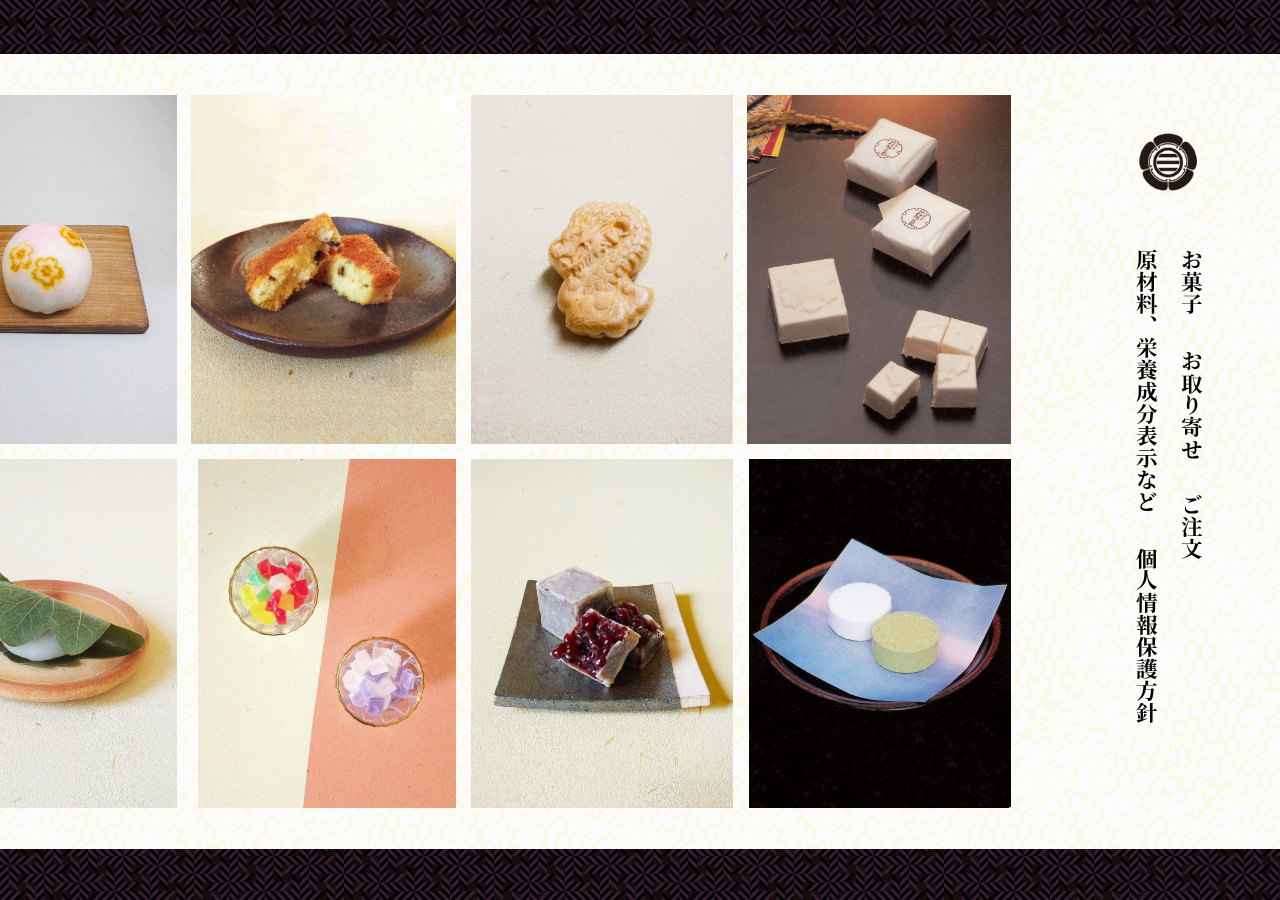
<file: index.html>
<!DOCTYPE html>
<html lang="ja">
<head>
  <!-- Global site tag (gtag.js) - Google Analytics -->
<script async src="https://www.googletagmanager.com/gtag/js?id=UA-184481457-2"></script>
<script>
  window.dataLayer = window.dataLayer || [];
  function gtag(){dataLayer.push(arguments);}
  gtag('js', new Date());

  gtag('config', 'UA-184481457-2');
</script>
  <meta charset="UTF-8">
  <meta name="description" content="新潟県長岡市の和菓子屋、山岡屋のホームぺージです。明治28年の開業以来の銘菓『むつの花』をはじめ、茶席菓子、日々の和菓子、お茶、瀬戸物まで扱わせていただいております。お近くにお越しの際は是非お立ち寄りください。">
  <meta http-equiv="X-UA-Compatible" content="IE=edge">
  <meta name=”thumbnail” content="https://nagaoka-yamaokaya.com/img/3300.jpg">
  <link rel="stylesheet" type="text/css" href="css/base.css">
  <link rel="stylesheet" type="text/css" href="css/top.css">
  <link href="favicon.ico" rel="shortcut icon">
  <link rel="apple-touch-icon" size="100×100" href="apple-touch-icon.png">
  <link rel="preconnect" href="https://fonts.gstatic.com">
  <link href="https://fonts.googleapis.com/css2?family=Noto+Serif+JP:wght@600&display=swap" rel="stylesheet">
  <title>越路むつの花　山岡屋</title>
  <head prefix="og: https://ogp.me/ns# fb: https://ogp.me/ns/fb# website: https://ogp.me/ns/website#">
   <meta property="og:type" content="website">
   <meta property="og:url" content="https://nagaoka-yamaokaya.com">
   <meta property="og:image" content="https://nagaoka-yamaokaya.com/img/3300.jpg">
   <meta property="og:image:width" content="600" /> 
   <meta property="og:image:height" content="600" />
   <meta property="og:title" content="越路むつの花　山岡屋">
   <meta property="og:description" content="新潟県長岡市の和菓子屋、山岡屋のホームぺージです。明治28年の開業以来の銘菓『むつの花』をはじめ、茶席菓子、日々の和菓子、お茶、瀬戸物まで扱わせていただいております。お近くにお越しの際は是非お立ち寄りください。">
   <meta property="og:locale" content="ja">
</head>
<body ontouchstart="">
    <header>
      <nav role="navigation">
      <div>
        <a href="index.html"><img src="img/emblem.png" alt="三引きの紋です。"></a>
      </div>
      <ul>
          <li><a href="htmls/product.html"><p>お菓子</p></a></li>
          <li><a href="https://yamaokaya.base.shop/"><p>お取り寄せ</p></a></li>
          <li><a href="htmls/order.html"><p>ご注文</p></a></li>
          <li><a href="htmls/nutrition.html"><p> 原材料、栄養成分表示など</p></a></li>
          <li><a href="htmls/agreement.html"><p>個人情報保護方針</p></a></li>
      </ul>
     </nav>
  </header>
    <main>
      <section class="gallery">
        <ul>        
          <li><a href="htmls/product.html#item0000"><img src="img/0000.jpg"></a></li>
          <li><a href="htmls/product.html#item1200"><img src="img/1201.jpg"></a></li>
          <li><a href="htmls/product.html#item0000"><img src="img/0900.jpg"></a></li> 
          <li><a href="htmls/product.html#item2500"><img src="img/2500.jpg"></a></li>
          <li><a href="htmls/product.html#item1300"><img src="img/1300.jpg"></a></li> 
          <li><a href="htmls/product.html#item2000"><img src="img/2000.jpg"></a></li>
          <li><a href="htmls/product.html#item0200"><img src="img/0204.jpg"></a></li>
          <li><a href="htmls/product.html#item3800"><img src="img/3800.jpg"></a></li>
          <li><img src="img/8030.jpg"></li>
          <li><img src="img/8033.jpg"></li>
          <li><img src="img/8036.jpg"></li>
          <li><img src="img/8038.jpg"></li>
          <li><img src="img/8040.jpg"></li>
          <li><img src="img/8043.jpg"></li>
          <li><img src="img/8044.jpg"></li>
          <li><img src="img/8048.jpg"></li>
          <li><img src="img/8042.jpg"></li>
          <li><a href="htmls/product.html#item0200"><img src="img/0206.jpg"></a></li>
          <li><img src="img/8153.jpg"></li>
          <li><img src="img/8053.jpg"></li>
          <li><img src="img/8054.jpg"></li>
          <li><img src="img/8055.jpg"></li>
          <li><img src="img/8056.jpg"></li>
          <li><a href="htmls/product.html#item0200"><img src="img/0207.jpg"></a></li>
          <li><img src="img/8060.jpg"></li>
          <li><img src="img/8064.jpg"></li>
          <li><img src="img/8157.jpg"></li>
          <li><a href="htmls/product.html#item0200"><img src="img/0208.jpg"></a></li>
          <li><img src="img/8073.jpg"></li>
          <li><img src="img/8083.jpg"></li>
          <li><a href="htmls/product.html#item0200"><img src="img/0210.jpg"></a></li>
          <li><img src="img/8093.jpg"></li>
          <li><img src="img/8094.jpg"></li>
          <li><img src="img/8106.jpg"></li>
          <li><img src="img/8100.jpg"></li>
          <li><img src="img/8000.jpg"></li>
          <li><img src="img/81b0.jpg"></li>
          <li><a href="htmls/product.html#item0200"><img src="img/0212.jpg"></a></li>
          <li><img src="img/81b6.jpg"></li>
          <li><img src="img/8117.jpg"></li>
          <li><img src="img/8113.jpg"></li>
          <li><a href="htmls/product.html#item0200"><img src="img/0213.jpg"></a></li>
          <li><img src="img/8010.jpg"></li>
          <li><img src="img/8013.jpg"></li>
          <li><img src="img/8024.jpg"></li>
          <li><img src="img/8020.jpg"></li>
          <li><img src="img/8014.jpg"></li>
          <li><img src="img/8023.jpg"></li>
          <li><img src="img/8123.jpg"></li>
          <li><img src="img/8021.jpg"></li>
          <li><img src="img/8025.jpg"></li>
          <li><img src="img/8028.jpg"></li>
          
<!--
むつの花　0000,0001,00pl
胡桃　01
薯蕷　02　01えくぼ02梅03早蕨04桜05蝶06藤07楓08鮎09蜻蛉10兎11織部12初雁13風花
薄種　03　春01夏02秋03冬04
花篝　04
栗饅頭　05
松の実　06
花いくさ　07
かすてら饅頭　08
龍最中　09
最中　10
ちょこっともなか 11
粉菓子 12
金倉山 13
練羊羹 14
干菓子 15
胡桃玉 16
栗玉 17
香龍 18
石の里 19
かほり 20
くず湯 21
蔵のかほり 22
松笠　23
焼栗　24
きんつば　25
くずきり　26
栗きんつば　27
しそ梅　28
青梅　29
花盗人　30
おぼろ　31
ほたる　32
うぐいす　33
桜もち　34
水羊羹冬　35
草団子　36
花見団子　37
柏餅　38
若鮎　39
フロランタン　40
ポルボロン　41
リーフパイ　42
エカイユ　43
アルレット　44
エンガディナー　45
レーズンサンド　46
ラムボール　47
クッキー　48
翁あめ　49
中華　50
どら焼き　51
かすてら　52
ブランデー棹　53
笹団子　60
水羊羹　61         
上生　80
       

-->
        </ul>
      </section>
        <!--<div class="closed">
         <a href="pdf/catalogue.pdf" target="_blank"><p>
          こちらは慶弔製品を含む詰め合わせの見本です。<br>クリックすると表示されます。
           </p></a>
        </div>-->
      <section class="location">
        <h1>所在地</h1>
        <div><b>本店</b><br>
          <p>
          郵便番号：940―1115<br>
          住所：新潟県長岡市村松町2095―2<br>
          アクセス：国道<span>17</span>号線を横枕交差点で折れて<br>
          　　　　　蓬平方面へ車で五分程度。<br>
          　　　　　紺色の看板が目印です。<br>
          電話：0258―22―1818<br>
          ファックス：0258―22―0300<br>
          営業時間：朝7時から夕方6時まで。<br>
          定休日：火曜日<br>
          </p>
          <img src="img/shop1.jpg" alt="山岡屋村松店の外観写真です。村松町公民館の川向の家屋の一階部分となります。" loading="lazy"> 
          <img src="img/map1.png" alt="山岡屋村松店の周辺の地図です。青いピンが店舗位置を指しています。" loading="lazy">
        </div>
        <div><b>宮内店</b>
          <p>
          郵便番号：940―1103<br>
          住所：新潟県長岡市曲新町547―2<br>
          アクセス：宮内駅東側より降り、<br>
          　　　　　徒歩で約十分ほど。<br>
          　　　　　長岡市南部体育館様すぐそば。<br>
          電話：0258―38―7140<br>
          ファックス：0258―38―7140<br>
          営業時間：朝9時から夕方6時まで<br>
          定休日：火曜日<br>
          ※　信楽焼は主に宮内店で取り扱っています。<br>
          　　カタログもございますので<br>
          　　お気軽にお申し付けください。
          </p>
          <img src="img/shop2.jpg" alt="山岡屋宮内店の外観写真です。長岡市南部体育館様、長岡市南地域図書館様の近くにあります。駐車場の駐車スペーズは二台分ほどになります。">
          <img src="img/map2.png" alt="山岡屋宮内店の周辺の地図です。青いピンが店舗位置を指しています。">
        </div>
      </section>
      <div class="copy"><b>Ⓒ 有限会社　山岡屋</b></div>
    <footer></footer>
    </main>
</body>
</html>
</file>
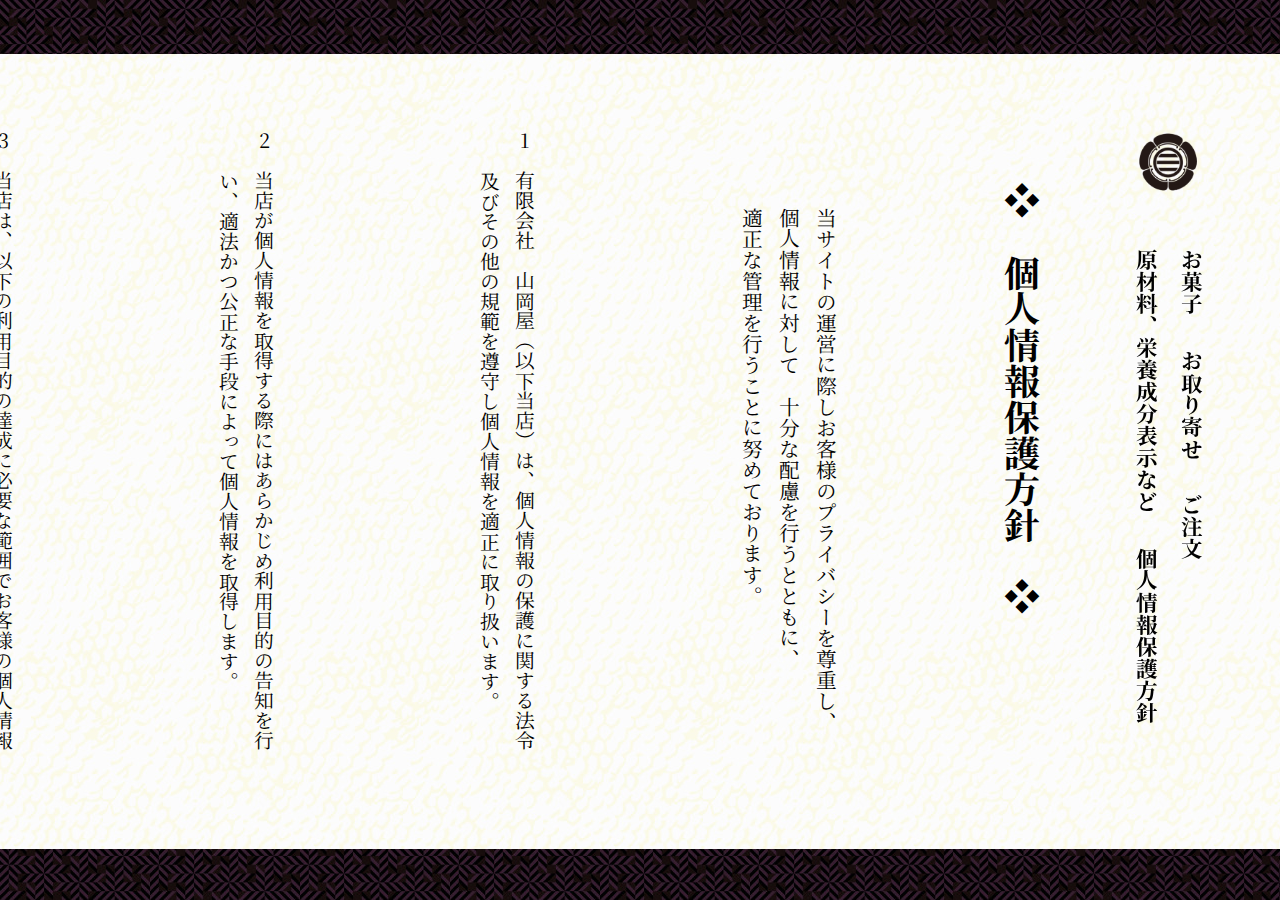
<file: htmls/agreement.html>
<!DOCTYPE html>
<html lang="ja">
<head>
  <meta charset="UTF-8">
  <meta name="description" content="新潟県長岡市の和菓子屋、山岡屋のホームぺージです。明治28年の開業以来の銘菓『むつの花』をはじめ、茶席菓子、日々の和菓子、お茶、瀬戸物まで扱わせていただいております。お近くにお越しの際は是非お立ち寄りください。">
  <meta http-equiv="X-UA-Compatible" content="IE=edge">
  <link rel="stylesheet" type="text/css" href="../css/base.css">
  <link rel="stylesheet" type="text/css" href="../css/agreement.css">
  <link href="../favicon.ico" rel="shortcut icon">
  <link rel="apple-touch-icon" size="100×100" href="../apple-touch-icon.png">
  <link rel="preconnect" href="https://fonts.gstatic.com">
  <link href="https://fonts.googleapis.com/css2?family=Noto+Serif+JP:wght@600&display=swap" rel="stylesheet">
  <title>個人情報保護方針｜山岡屋</title>
</head>
<body ontouchstart="">
  <header>
    <nav role="navigation">
    <div>
      <a href="../index.html"><img src="../img/emblem.png" alt="三引きの紋です。"></a>
    </div>
    <ul>
        <li><a href="../htmls/product.html"><p>お菓子</p></a></li>
        <li><a href="https://yamaokaya.base.shop/"><p>お取り寄せ</p></a></li>
        <li><a href="../htmls/order.html"><p>ご注文</p></a></li>
        <li><a href="../htmls/nutrition.html"><p> 原材料、栄養成分表示など</p></a></li>
        <li><a href="../htmls/agreement.html"><p>個人情報保護方針</p></a></li>
    </ul>
   </nav>
  </header>
    <main id="jump">
      <div class="plivacy">
      <h1>個人情報保護方針</h1>
      <p>
        当サイトの運営に際しお客様のプライバシーを尊重し、<br>
        個人情報に対して 十分な配慮を行うとともに、<br>
        適正な管理を行うことに努めております。
      </p>
        <ol>
          <li>有限会社　山岡屋（以下当店）は、個人情報の保護に関する法令及びその他の規範を遵守し個人情報を適正に取り扱います。</li>
          <li>当店が個人情報を取得する際にはあらかじめ利用目的の告知を行い、適法かつ公正な手段によって個人情報を取得します。</li>
          <li>当店は、以下の利用目的の達成に必要な範囲でお客様の個人情報を使用し、その情報は当店が厳重に管理いたします。<br>
            <span>(1)</span>お客様から寄せられたお問い合わせに対応する場合
            <span>(2)</span>お客様からご注文いただいた商品を発送する場合
          </li>
          <li>当店は、個人情報の正確性及び最新性を保ち、安全に管理いたします。同時に個人情報の紛失、改ざん、漏洩などを防止するため、あるいは必要かつ適正な情報セキュリティ対策を実現するため、お客様にご協力をお願いする場合があります。</li>
          <li>当店は、お客様（ご本人様）が個人情報について、開示、訂正、利用停止、消去などを求める権利を有していることを認識し、これらの要求がある場合には、法令に基づき合理的な範囲内において速やかに対応します。</li>
          <li>本規定にて定めております利用目的が合理的範囲を超える場合には、新規に利用目的を提示するとともにその旨お客様にご連絡し、お客様の同意を得た上で利用いたします。
          </li>
          <li>警察や司法など法的効力のある機関から個人情報の開示要求があった場合、その請求元へ情報を提供いたします。 </li>
        </ol>
      </div>
      <div class="copy"><b>Ⓒ 有限会社　山岡屋</b></div>
    <footer> </footer>
    </main>
</body>
</html>
</file>
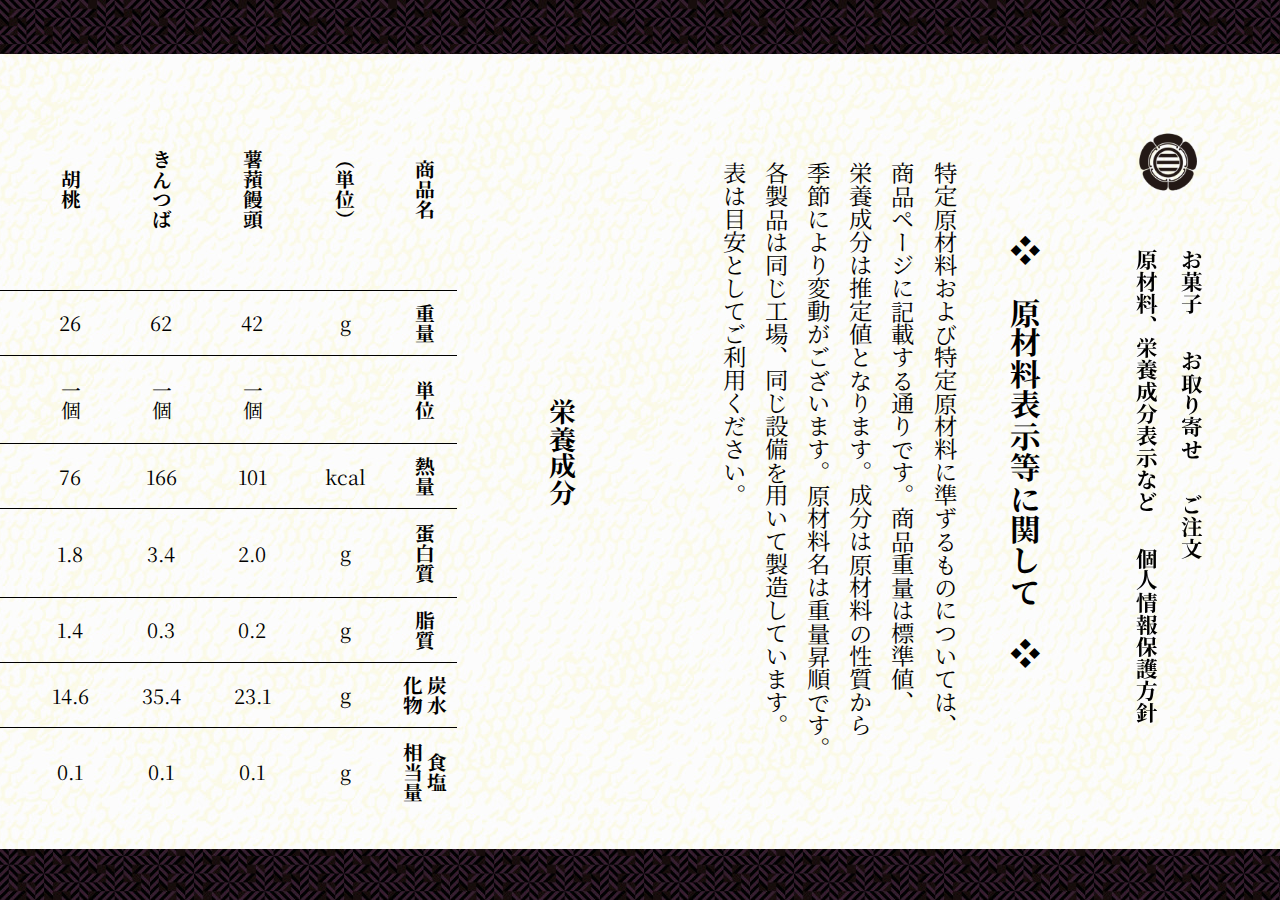
<file: htmls/nutrition.html>
<!DOCTYPE html>
<html lang="ja">
<head>
  <meta charset="UTF-8">
  <meta name="description" content="新潟県長岡市の和菓子屋、山岡屋のホームぺージです。明治28年の開業以来の銘菓『むつの花』をはじめ、茶席菓子、日々の和菓子、お茶、瀬戸物まで扱わせていただいております。お近くにお越しの際は是非お立ち寄りください。">
  <meta http-equiv="X-UA-Compatible" content="IE=edge">
  <link rel="stylesheet" type="text/css" href="../css/base.css">
  <link rel="stylesheet" type="text/css" href="../css/nutrition.css">
  <link href="../favicon.ico" rel="shortcut icon">
  <link rel="apple-touch-icon" size="100×100" href="../apple-touch-icon.png">
  <link rel="preconnect" href="https://fonts.gstatic.com">
  <link href="https://fonts.googleapis.com/css2?family=Noto+Serif+JP:wght@600&display=swap" rel="stylesheet">
  <title>原材料および栄養成分について｜山岡屋</title>
</head>
<body ontouchstart="">
  <header>
    <nav role="navigation">
    <div>
      <a href="../index.html"><img src="../img/emblem.png" alt="三引きの紋です。"></a>
    </div>
    <ul>
        <li><a href="../htmls/product.html"><p>お菓子</p></a></li>
        <li><a href="https://yamaokaya.base.shop/"><p>お取り寄せ</p></a></li>
        <li><a href="../htmls/order.html"><p>ご注文</p></a></li>
        <li><a href="../htmls/nutrition.html"><p> 原材料、栄養成分表示など</p></a></li>
        <li><a href="../htmls/agreement.html"><p>個人情報保護方針</p></a></li>
    </ul>
   </nav>
  </header>
    <main id="jump">
        <section class="notes">
          <h1>原材料表示等に関して</h1>
          <p> 
            特定原材料および特定原材料に準ずるものについては、<br>
            商品ページに記載する通りです。商品重量は標準値、<br>
            栄養成分は推定値となります。成分は原材料の性質から<br>
            季節により変動がございます。原材料名は重量昇順です。<br>
            各製品は同じ工場、同じ設備を用いて製造しています。<br>
            表は目安としてご利用ください。
          </p>
        </section>
        <table class="table1" width="2400" cellspacing="0" cellpadding="8" >
          <caption>栄養成分</caption>
          <thead>
            <tr><th>商品名</th><th>重量</th><th>単位</th><th>熱量</th><th>蛋白質</th><th>脂質</th><th>炭水<br>化物</th><th class="t_end">食塩<br>相当量</th></tr>
          </thead>
          <tbody>
            <tr><th>（単位）</th><td>g</td><td></td><td><span class="hol">kcal</span></td><td>g</td><td>g</td><td>g</td><td>g</td></tr>
            <tr><th>薯蕷饅頭</th><td><span class="hol">42</span></td><td>一個</td><td><span class="hol">101</span></td><td><span class="hol">2.0</span></td><td><span class="hol">0.2</span></td><td><span class="hol">23.1</span></td><td><span class="hol">0.1</span></td></tr>
            <tr><th>きんつば</th><td><span class="hol">62</span></td><td>一個</td><td><span class="hol">166</span></td><td><span class="hol">3.4</span></td><td><span class="hol">0.3</span></td><td><span class="hol">35.4</span></td><td><span class="hol">0.1</span></td></tr>
            <tr><th>胡桃</th><td><span class="hol">26</span></td><td>一個</td><td><span class="hol">76</span></td><td><span class="hol">1.8</span></td><td><span class="hol">1.4</span></td><td><span class="hol">14.6</span></td><td><span class="hol">0.1</span></td></tr>
            <tr><th>花篝</th><td><span class="hol">35</span></td><td>一個</td><td><span class="hol">103</span></td><td><span class="hol">1.0</span></td><td><span class="hol">0.4</span></td><td><span class="hol">22.1</span></td><td><span class="hol">0.1</span></td></tr>
            <tr><th>栗饅頭</th><td><span class="hol">40</span></td><td>一個</td><td><span class="hol">103</span></td><td><span class="hol">2.3</span></td><td><span class="hol">1.1</span></td><td><span class="hol">20.3</span></td><td><span class="hol">0.1</span></td></tr>
            <tr><th>松の実</th><td><span class="hol">24</span></td><td>一個</td><td><span class="hol">97</span></td><td><span class="hol">2.0</span></td><td><span class="hol">1.5</span></td><td><span class="hol">12.9</span></td><td><span>0</span></td></tr>
            <tr><th>かすてら<br>饅頭</th><td><span class="hol">40</span></td><td>一個</td><td><span class="hol">141</span></td><td><span class="hol">4.3</span></td><td><span class="hol">1.0</span></td><td><span class="hol">29.7</span></td><td><span class="hol">0.1</span></td></tr>
            <tr><th>最中</th><td><span class="hol">55</span></td><td>一個</td><td><span class="hol">141</span></td><td><span class="hol">2.8</span></td><td><span class="hol">0.2</span></td><td><span class="hol">33.8</span></td><td><span class="hol">0.1</span></td></tr>
            <tr><th>粉菓子</th><td><span class="hol">48</span></td><td>一個</td><td><span class="hol">158</span></td><td><span class="hol">2.7</span></td><td><span class="hol">0.2</span></td><td><span class="hol">36.0</span></td><td><span>0</span></td></tr>
            <tr><th>金倉山</th><td><span class="hol">30</span></td><td>一個</td><td><span class="hol">140</span></td><td><span class="hol">2.5</span></td><td><span class="hol">5.8</span></td><td><spa class="hol"n>17.1</span></td><td><span class="hol">0.1</span></td></tr>
            <tr><th>煉羊羹</th><td><span class="hol">300</span></td><td>一包装</td><td><span class="hol">850</span></td><td><span class="hol">18</span></td><td><span class="hol">0.8</span></td><td><span class="hol">196</span></td><td><span>0</span></td></tr>
            <tr><th>梅のつゆ<br>青梅</th><td><span class="hol">75</span></td><td>一個</td><td><span class="hol">87<span></td><td><span>0</span></td><td><span>0</span></td><td><span class="hol">22.3<span></td><td><span class="hol">0</span></td></tr>
            <tr><th>梅のつゆ<br>紫蘇梅</th><td><span class="hol">75<span></td><td>一個</td><td><span class="hol">90<span></td><td><span>0</span></td><td><span>0</span></td><td><span class="hol">23.3<span></td><td><span>0</span></td></tr>
            <tr><th>花ぬすびと</th><td><span class="hol">75<span></td><td>一個</td><td><span class="hol">84</span></td><td><span>0</span></td><td><span>0</span></td><td><span class="hol">23.2<span></td><td><span class="hol">0</span></td></tr>
            <tr><th>栗きんつば</th><td><span class="hol">75<span></td><td>一個</td><td><span class="hol">218<pan></td><td><span class="hol">3.9</td><td><span class="hol">0.4</span></td><td><span class="hol">50.8</span></td><td><span class="hol">0</span></td></tr>
            <tr><th>むつの花</th><td><span class="hol">30</span></td><td>一個</td><td><span class="hol">104</span></td><td><span class="hol">0.5</span></td><td><span>0</span></td><td><span class="hol">26.2</span></td><td><span>0</span></td></tr>
            <tr><th>干菓子</th><td><span class="hol">3</span></td><td>一個</td><td><span class="hol">11</span></td><td><span>0</span></td><td><span>0</span></td><td><span class="hol">2.8</span></td><td><span>0</span></td></tr>
            <tr><th>胡桃玉</th><td><span class="hol">8</span></td><td>一個</td><td><span class="hol">31</span></td><td><span class="hol">1.1</span></td><td><span class="hol">1.7</span></td><td><span class="hol">5.1</span></td><td><span>0</span></td></tr>
            <tr><th>香龍<br>梅</th><td><span class="hol">8</span></td><td>一個</td><td><span class="hol">29</span></td><td><span class="hol">0.3</span></td><td><span>0</span></td><td><span class="hol">7.1</span></td><td><span>0</span></td></tr>
            <tr><th>香龍<br>柚子</th><td><span class="hol">8</span></td><td>一個</td><td><span class="hol">29</span></td><td><span class="hol">0.3</span></td><td><span>0</span></td><td><span class="hol">7.1</span></td><td><span>0</span></td></tr>
            <tr><th>石の里</th><td><span>18</span></td><td>一袋</td><td><span class="hol">73</span></td><td><span class="hol">0.9</span></td><td><span class="hol">0.8</span></td><td><span class="hol">14.9</span></td><td><span>0</span></td></tr>
            <tr><th>くず湯<br>桜</th><td><span class="hol">32</span></td><td>一袋</td><td><span class="hol">126</span></td><td><span>0</span></td><td><span>0</span></td><td><span class="hol">32.1</span></td><td><span class="hol">0.9</span></td></tr>
            <tr><th>くず湯<br>抹茶</th><td><span class="hol">32</span></td><td>一袋</td><td><span class="hol">130</span></td><td><span>0</span></td><td><span>0</span></td><td><span class="hol">33.1</span></td><td><span>0</span></td></tr>
            <tr><th>かほり</th><td><span class="hol">60</span></td><td>一包装</td><td><span class="hol">230</span></td><td><span>0</span></td><td><span>0</span></td><td><span class="hol">58.3</span></td><td><span>0</span></td></tr>
            <tr><th>春萌え<br>梅</th><td><span class="hol">8</span></td><td>一個</td><td><span class="hol">29</span></td><td><span class="hol">0.3</span></td><td><span>0</span></td><td><span class="hol">7.1</span></td><td><span>0</span></td></tr>
            <tr><th>春萌え<br>柚子</th><td><span class="hol">8</span></td><td>一個</td><td><span class="hol">29</span></td><td><span class="hol">0.3</span></td><td><span>0</span></td><td><span class="hol">7.1</span></td><td><span>0</span></td></tr>
            <tr><th>春萌え<br>抹茶</th><td><span class="hol">8</span></td><td>一個</td><td><span class="hol">29</span></td><td><span class="hol">0.3</span></td><td><span>0</span></td><td><span class="hol">7.1</span></td><td><span>0</span></td></tr>
            <tr><th>うぐいす<td><span class="hol">36</span></td><td>一個</td><td><span class="hol">92<span></td><td><span class="hol">0.9</span></td><td><span class="hol">0.9</span></td><td><span class="hol">16.6</span></td><td><span class="hol">0</span></td></tr>
            <tr><th>水羊羹</th><td><span class="hol">84<span></td><td>一個</td><td><span class="hol">269<span></td><td><span class="hol">6.7</span></td><td><span class="hol">0.4</span></td><td><span class="hol">60.9</span></td><td><span class="hol">0</span></td></tr>  
            <tr><th>桜餅<br>焼き皮</th><td><span class="hol">42</span></td><td>一個</td><td><span class="hol">103</span></td><td><span class="hol">1.2</span></td><td><span class="hol">0.1</span></td><td><span class="hol">23.2</span></td><td><span class="hol">0.3</span></td></tr>
            <tr><th>桜餅<br>道明寺</th><td><span class="hol">48</span></td><td>一個</td><td><span class="hol">108</span></td><td><span class="hol">2.1</span></td><td><span class="hol">0.3</span></td><td><span class="hol">23.9</span></td><td><span class="hol">0.2</span></td></tr>
            <tr><th>おはぎ<br>粒あん</th><td><span class="hol">45</span></td><td>一個</td><td><span class="hol">101</span></td><td><span class="hol">2.3</span></td><td><span class="hol">0.1</span></td><td><span class="hol">22.3</span></td><td><span class="hol">0.2<span></td></tr>
            <tr><th>おはぎ<br>こしあん</th><td><span class="hol">45</span></td><td>一個</td><td><span class="hol">102</span></td><td><span class="hol">2.1</span></td><td><span class="hol">0.1</span></td><td><span class="hol">22.5</span></td><td><span class="hol">0.2</span></td></tr>
            <tr><th>草団子</th><td><span class="hol">30</span></td><td>一個</td><td><span class="hol">78</span></td><td><span class="hol">1.2</span></td><td><span class="hol">0.1</span></td><td><span class="hol">18.2</span></td><td><span class="hol">0.1</span></td></tr>
            <tr><th>花見団子</th><td><span class="hol">32</span></td><td>一個</td><td><span class="hol">91</span></td><td><span class="hol">0</span></td><td><span class="hol">0</span></td><td><span class="hol">21.6</span></td><td><span class="hol">0</span></td></tr>
            <tr><th>笹団子</th><td><span class="hol">58</span></td><td>一個</td><td><span class="hol">136</span></td><td><span class="hol">4.8</span></td><td><span class="hol">0</span></td><td><span class="hol">28.0</span></td><td><span class="hol">0</span></td></tr>
            <tr><th>三角ちまき</th><td><span class="hol">85</span></td><td>一個</td><td><span class="hol">152</span></td><td><span class="hol">4.2</span></td><td><span class="hol">3.2</span></td><td><span class="hol">31.5</span></td><td><span class="hol">0.4</span></td></tr>    
            <tr><th>柏餅</th><td><span class="hol">48</span></td><td>一個</td><td><span class="hol">121</span></td><td><span class="hol">1.4</span></td><td><span class="hol">0.1</span></td><td><span class="hol">23.2</span></td><td><span class="hol">0.1</span></td></tr>
            <tr><th>おぼろ花火<br>梅</th><td><span class="hol">8</span></td><td>一個</td><td><span class="hol">29</span></td><td><span class="hol">0.3</span></td><td><span>0</span></td><td><span class="hol">7.1</span></td><td><span>0</span></td></tr>
            <tr><th>おぼろ花火<br>柚子</th><td><span class="hol">8</span></td><td>一個</td><td><span class="hol">29</span></td><td><span class="hol">0.3</span></td><td><span>0</span></td><td><span class="hol">7.1</span></td><td><span>0</span></td></tr>
            <tr><th>おぼろ花火<br>抹茶</th><td><span class="hol">8</span></td><td>一個</td><td><span class="hol">29</span></td><td><span class="hol">0.3</span></td><td><span>0</span></td><td><span class="hol">7.1</span></td><td><span>0</span></td></tr>
            <tr><th>若鮎</th><td><span class="hol">42</span></td><td>一個</td><td><span class="hol">125</span></td><td><span class="hol">1.9</span></td><td><span class="hol">0.9</span></td><td><span class="hol">27.0</span></td><td><span class="hol">0.1</span></td></tr>
            <tr><th>秋だより<br>梅</th><td><span class="hol">8</span></td><td>一個</td><td><span class="hol">29</span></td><td><span class="hol">0.3</span></td><td><span>0</span></td><td><span class="hol">7.1</span></td><td><span>0</span></td></tr>
            <tr><th>秋だより<br>柚子</th><td><span class="hol">8</span></td><td>一個</td><td><span class="hol">29</span></td><td><span class="hol">0.3</span></td><td><span>0</span></td><td><span class="hol">7.1</span></td><td><span>0</span></td></tr>
            <tr><th>秋だより<br>抹茶</th><td><span class="hol">8</span></td><td>一個</td><td><span class="hol">29</span></td><td><span class="hol">0.3</span></td><td><span>0</span></td><td><span class="hol">7.1</span></td><td><span>0</span></td></tr>
            <tr><th>松笠</th><td><span class="hol">52</span></td><td>一個</td><td><span class="hol">138</span></td><td><span class="hol">3.1</span></td><td><span class="hol">0.7</span></td><td><span class="hol">28.8</span></td><td><span class="hol">0.2</span></td></tr>
            <tr><th>越の焼栗</th><td><span class="hol">32</span></td><td>一個</td><td><span class="hol">81</span></td><td><span class="hol">0.5</span></td><td><span class="hol">0.1</span></td><td><span class="hol">20.0</span></td><td><span class="hol">0</span></td></tr>
            <tr><th>雪景色<br>梅</th><td><span class="hol">8</span></td><td>一個</td><td><span class="hol">29</span></td><td><span class="hol">0.3</span></td><td><span>0</span></td><td><span class="hol">7.1</span></td><td><span>0</span></td></tr>
            <tr><th>雪景色<br>柚子</th><td><span class="hol">8</span></td><td>一個</td><td><span class="hol">29</span></td><td><span class="hol">0.3</span></td><td><span>0</span></td><td><span class="hol">7.1</span></td><td><span>0</span></td></tr>
            <tr><th>雪景色<br>抹茶</th><td><span class="hol">8</span></td><td>一個</td><td><span class="hol">29</span></td><td><span class="hol">0.3</span></td><td><span>0</span></td><td><span class="hol">7.1</span></td><td><span>0</span></td></tr>
            <tr><th>赤飯</th><td><span class="hol">100</span></td><td>同上</td><td><span class="hol">186</span></td><td><span class="hol">4.2</span></td><td><span class="hol">0.6</span></td><td><span class="hol">39.1</span></td><td><span class="hol">0.9</span></td></tr>
            <tr><th>どら焼き</th><td><span class="hol">56</span></td><td>一個</td><td><span class="hol">146</span></td><td><span class="hol">3.7</span></td><td><span class="hol">1.3</span></td><td><span class="hol">30.0</span></td><td><span class="hol">0.2</span></td></tr>
            <tr><th>中花</th><td><span class="hol">52</span></td><td>一個</td><td><span class="hol">187</span></td><td><span class="hol">5.7</span></td><td><span class="hol">0.9</span></td><td><span class="hol">39.1</span></td><td><span class="hol">0.1</span></td></tr>
            <tr><th>カステラ</th><td><span class="hol"></span></td><td>一包装</td><td><span class="hol">1867</span></td><td><span class="hol">42.8</span></td><td><span class="hol">30.3</span></td><td><span class="hol">359.7</span></td><td><span class="hol">1.5</span></td></tr>
            <tr><th>フロランタン</th><td><span  class="hol">一個</span></td><td></td><td><span class="hol">164</span></td><td><span class="hol">2.1</span></td><td><span class="hol">9.9</span></td><td><span class="hol">16.0</span></td><td><span class="hol">0.2</span></td></tr>
            <tr><th>エンガディナー</th><td><span  class="hol">一個</span></td><td></td><td><span class="hol">156</span></td><td><span class="hol">2.4</span></td><td><span class="hol">8.9</span></td><td><span class="hol">18.0</span></td><td><span class="hol">0.2</span></td></tr>
            <tr><th>バタークッキー</th><td><span  class="hol">一個</span></td><td></td><td><span class="hol">102</span></td><td><span class="hol">1.1</span></td><td><span class="hol">5.9</span></td><td><span class="hol">11.0</span></td><td><span class="hol">0.2</span></td></tr>
            <tr><th>レモンのサブレ</th><td><span  class="hol">一個</span></td><td></td><td><span class="hol">104</span></td><td><span class="hol">0.8</span></td><td><span class="hol">5.1</span></td><td><span class="hol">13.6</span></td><td><span class="hol">0.1</span></td></tr>
            <tr><th>塩味のサブレ</th><td><span  class="hol">一個</span></td><td></td><td><span class="hol">98</span></td><td><span class="hol">1.4</span></td><td><span class="hol">5.7</span></td><td><span class="hol">10.6</span></td><td><span class="hol">0.4</span></td></tr>
            <tr><th>抹茶のサブレ</th><td><span  class="hol">一個</span></td><td></td><td><span class="hol">107</span></td><td><span class="hol">1.0</span></td><td><span class="hol">6.3</span></td><td><span class="hol">11.7</span></td><td><span class="hol">0.2</span></td></tr>
            <tr><th>シナモンのサブレ</th><td><span  class="hol">一個</span></td><td></td><td><span class="hol">103</span></td><td><span class="hol">0.8</span></td><td><span class="hol">6.0</span></td><td><span class="hol">12.1</span></td><td><span class="hol">0.1</span></td></tr>
            
            </tbody>
          <tbody>
        </table>  
         <table class="table2" width="2400" cellspacing="0" cellpadding="8" >
          <caption>原材料名</caption>
          <thead>
            <tr><th>商品名</th><th>特定原材料など</th><th>原材料名</th></tr>
          </thead>
          <tbody>
           <tr><th>薯蕷饅頭</th><td>山芋</td>
             <td>小豆（国産）、砂糖、上新粉、
             <br>やまいも、水飴</td></tr>
           <tr><th>きんつば</th><td>卵<br>小麦</td>
             <td>砂糖（国内製造）、小豆、寒天、水飴、
             <br>小麦粉、餅粉、米粉、卵</td></tr>
            <tr><th>胡桃</th><td>卵<br>小麦<br>くるみ</td>
             <td>小豆（国産）、砂糖、小麦粉、卵、
             <br>寒天、蜂蜜、くるみ、膨張剤</td></tr>
            <tr><th>花篝</th><td>卵</td>
             <td>小豆（国産）、白手亡豆、砂糖、卵、
             <br>寒梅粉、餅粉、水飴、日本酒</td></tr>
            <tr><th>栗饅頭</th><td>卵<br>小麦</td>
             <td>砂糖（国内製造）白手亡豆、小麦粉、卵、
             <br>水飴、蜂蜜、寒天、／クチナシ色素
             <br>膨張剤</td></tr>
            <tr><th>松の実</th><td>卵<br>乳<br>小麦<br>大豆</td>
             <td>砂糖（国内製造）、白手亡豆、卵、小麦粉、
             <br>バター、植物油脂、水飴、蜂蜜、松の実、
             <br>／膨張剤、乳化剤（大豆由来）</td></tr>
            <tr><th>かすてら<br>饅頭</th><td>卵<br>小麦</td>
             <td>砂糖（国内製造）、小麦粉、卵、白手亡豆、
             <br>水飴、膨張剤</td></tr>
            <tr><th>最中</th><td>なし</td>
             <td>砂糖（国内製造）、小豆、もち米、
             <br>水飴、寒天</td></tr>
            <tr><th>粉菓子</th><td>なし</td>
             <td>砂糖（国内製造）、寒梅粉、味甚粉、
             <br>小豆、水飴、抹茶</td></tr>
            <tr><th>金倉山</th><td>卵<br>乳<br>小麦<br>リンゴ<br>オレンジ</td>
             <td>砂糖（国内製造）、小麦粉。卵、バター、
             <br>ショートニング、果実洋酒漬、
             <br>／膨張剤、香料、／酸味料、着色料
             <br>（赤101、青１、黄４）</td></tr>
            <tr><th>煉羊羹</th><td>なし</td>
             <td>小豆（国産）、砂糖、寒天</td></tr>
            <tr><th>梅のつゆ<br>青梅</th><td>なし</td>
             <td>梅酒（国内製造）、果汁、砂糖、果糖
             <br>増粘多糖類、梅甘露煮、／酸味料(クエン酸）</td></tr>
            <tr><th>梅のつゆ<br>紫蘇梅</th><td>なし</td>
             <td>梅酒（国内製造）、果汁、砂糖、果糖
             <br>増粘多糖類、梅甘露煮、酸味料(クエン酸）
             <br>着色料（紫蘇）</td></tr>
            <tr><th>花ぬすびと</th><td>オレンジ</td>
             <td>パイン果汁（国内製造）、レモン果汁、
             <br>オレンジ果汁、砂糖、果糖、リキュール、
             <br>増粘多糖類、桜花塩漬、／酸味料（クエン酸）
             <br>着色料（青1）</td></tr>
            <tr><th>栗きんつば</th><td>なし</td>
             <td>小豆（国産）、砂糖、寒天、水飴
             <br>栗甘露煮、／着色料（クチナシ色素）</td></tr>
            <tr><th>くずきり<br>そうめん</th><td>なし</td>
             <td>砂糖（国内製造）、小豆、葛、／増粘多糖類</td></tr>
            <tr><th>むつの花</th><td>なし</td>
             <td>餅粉（国産）、砂糖、和三盆糖、水飴</td></tr>
            <tr><th>干菓子</th><td>なし</td>
             <td>和三盆糖（国内製造）、寒梅粉、／着色料
             <br>（赤３、赤106）</td></tr>
            <tr><th>胡桃玉</th><td>大豆<br>くるみ</td>
             <td>きな粉（国産）、砂糖、水飴、くるみ</td></tr>
            <tr><th>栗玉</th><td>なし</td>
             <td>砂糖（国内製造）、栗、／着色料
             <br>（クチナシ色素）</td></tr>
            <tr><th>香龍</th><td>なし</td>
             <td>もち米（国産）、水飴、砂糖、白手亡豆、
             <br>紫蘇、梅、柚子、／着色料
             <br>（赤3、赤105、黄4）</td></tr>
            <tr><th>石の里</th><td>卵</td>
             <td>卵（国産）、和三盆糖、白双糖
             <br>寒天</td></tr>
            <tr><th>くず湯</th><td>なし</td>
             <td>砂糖（国内製造）、澱粉、本葛、
             <br>桜花塩漬、抹茶</td></tr>
            <tr><th>かほり<br>全種</th><td>なし</td>
             <td>砂糖（国内製造）、寒天、洋酒
             <br>いちご、マンゴー、コーヒー
             <br>はっか、香料、酸味料、
             <br>着色料（紅花黄、野菜色素
             <br>黄４、青1、赤2、赤105、カラメル）</td></tr>
            <tr><th>蔵のかほり<br>お福正宗<br>槽垂原酒</th><td>なし</td>
             <td>砂糖（国内製造）、日本酒、寒天</td></tr>
            <tr><th>蔵のかほり<br>吟醸<br>極上吉乃川</th><td>なし</td>
             <td>砂糖（国内製造）、日本酒、寒天</td></tr>
            <tr><th>蔵のかほり<br>越の雪紅梅</th><td>なし</td>
             <td>砂糖（国内製造）、日本酒、寒天</td></tr>
            <tr><th>蔵のかほり<br>機那<br>サフラン酒</th><td>なし</td>
             <td>砂糖（国内製造）、リキュール（醸造アルコール、
             <br>ハチミツ、タイソウ、チョウジ、ケイヒ、
             <br>カンゾウ、サフラン、／カラメル色素）、
             <br>水飴、寒天</td></tr>
            <tr><th>春萌え</th><td>なし</td>
             <td>もち米（国産）、白手亡豆、砂糖、水飴、
             <br>紫蘇、梅、柚子、抹茶、／着色料
             <br>（赤３、赤105、黄4、青1）</td></tr>
            <tr><th>うぐいす</th><td>大豆</td>
             <td>砂糖（国内製造）、もち米、水飴、小豆
             <br>トレハロース、青きな粉、抹茶、／着色料
             <br>（青1、黄4）</td></tr>
            <tr><th>水羊羹</th><td>なし</td>
             <td>砂糖（国内製造）、小豆、水飴、寒天</td></tr>
            <tr><th>桜餅<br>道明寺</th><td>なし</td>
             <td>もち米（国産）、砂糖、小豆、水飴、
             <br>トレハロース、桜葉塩漬、／着色料
             <br>（赤3、赤105）</td></tr>
            <tr><th>桜餅<br>焼皮</th><td>小麦</td>
             <td>小麦粉（国内製造）、小豆、砂糖、水飴、
             <br>白手亡豆、トレハロース、桜葉塩漬、／着色料
             <br>（赤3、赤105）</td></tr>
            <tr><th>おはぎ</th><td>なし</td>
             <td>もち米（国産）、砂糖、小豆、水飴
             <br>塩、寒天、トレハロース</td></tr>
            <tr><th>草団子</th><td>なし</td>
             <td>うるち米（国産）、砂糖、小豆、麦芽糖、
             <br>水飴、蓬、澱粉、塩</td></tr>
            <tr><th>花見団子</th><td>なし</td>
             <td>うるち米（国産）、砂糖、小豆、麦芽糖、
             <br>水飴、蓬、澱粉、塩、／着色料
             <br>（赤3、赤105）</td></tr>
            <tr><th>柏餅</th><td>なし</td>
             <td>うるち米（国産）、砂糖、小豆、もち米、
             <br>水飴、寒天、澱粉、塩</td></tr>
            <tr><th>おぼろ花火</th><td>なし</td>
             <td>もち米（国産）、白手亡豆、砂糖、水飴、
             <br>紫蘇、梅、柚子、抹茶、／着色料
             <br>（赤３、赤105、黄4、青1）</td></tr>
            <tr><th>若鮎</th><td>卵<br>小麦</td>
             <td>卵（国産）、砂糖、小麦粉、餅粉、水飴
             <br>澱粉、しょうが、蜂蜜、重曹</td></tr>
            <tr><th>水羊羹<br>蛍<br>おぼろ</th><td>なし</td>
             <td>小豆（国産）、砂糖、寒天、水飴、
             <br>白小豆、本葛、塩、餅粉</td></tr>
            <tr><th>秋だより</th><td>なし</td>
             <td>もち米（国産）、白手亡豆、砂糖、水飴、
             <br>紫蘇、梅、柚子、抹茶、／着色料
             <br>（赤３、赤105、黄4、青1）</td></tr>
            <tr><th>松笠</th><td>卵<br>小麦</td>
             <td>小豆（国産）、砂糖、卵、小麦粉
             <br>水飴、／膨張剤</td></tr>
            <tr><th>越の焼栗</th><td>なし</td>
             <td>栗（国産）、砂糖、水飴、トレハロース</td></tr>
            <tr><th>雪景色</th><td>なし</td>
             <td>もち米（国産）、白手亡豆、砂糖、水飴、
             <br>紫蘇、梅、柚子、抹茶、／着色料
             <br>（赤３、赤105、黄4、青1）</td></tr>
            <tr><th>上生菓子</th><td>卵<br>山芋<br>小麦</td>
             <td>小豆（国産）、白手亡豆、砂糖、水飴、
             <br>上新粉、小麦粉、卵、山芋、本葛、栗
             <br>／着色料（赤３、赤102、赤105、
             <br>黄4、黄5、青1）</td></tr>
            <tr><th>赤飯</th><td>大豆<br>小麦</td>
             <td>もち米（国産）、金時豆、醤油、砂糖
             <br>塩</td></tr>
            <tr><th>中花</th><td>卵<br>小麦</td>
             <td>卵（国産）、砂糖、小麦粉、水飴
             <br>／膨張剤</td></tr>
            <tr><th>どらやき</th><td>卵<br>小麦</td>
             <td>卵（国産）、砂糖、小麦粉、水飴
             <br>／膨張剤</td></tr>
            <tr><th>カステラ</th><td>卵<br>小麦</td>
             <td>砂糖（国内製造）、卵、小麦粉、
             <br>蜂蜜、水飴、みりん</td></tr>
            <tr><th>ブランデーケーキ</th><td>卵<br>乳<br>小麦<br>大豆</td>
             <td>卵（国産）、砂糖、小麦粉、バター、
             <br>ブランデー、ラム酒、蜂蜜、水飴、
             <br>植物油脂、トレハロース、塩、
             <br>／膨張剤、乳化剤（大豆由来）</td></tr>
            <tr><th>フロランタン</th><td>アーモンド<br>オレンジ<br>小麦<br>大豆<br>卵<br>乳</td>
             <td>小麦粉（国内製造）、バター、砂糖、
             <br>アーモンド、生クリーム、卵、
             <br>植物油脂、トレハロース、香辛料
             <br>オレンジ／乳化剤（大豆由来）</td></tr>
            <tr><th>エンガディナー</th><td>小麦<br>卵<br>乳<br>アーモンド<br>くるみ</td>
             <td>小麦粉（国内製造）、砂糖、バター、
             <br>くるみ、生クリーム、
             <br>アーモンド、蜂蜜、卵、トレハロース、
             <br>塩、香辛料</td></tr>
             <tr><th>バタークッキー</th><td>アーモンド<br>小麦<br>卵<br>乳</td>
             <td>小麦粉（国内製造）、砂糖、バター、
             <br>アーモンド、卵、香辛料、塩</td></tr>
            <tr><th>レモンのサブレ</th><td>アーモンド<br>小麦<br>卵<br>乳</td>
             <td>小麦粉（国内製造）、砂糖、バター、
             <br>アーモンド、レモン、卵、香辛料、塩</td></tr>
            <tr><th>塩味のサブレ</th><td>アーモンド<br>小麦<br>卵<br>乳</td>
             <td>小麦粉（国内製造）、砂糖、バター、
             <br>アーモンド、松の実、卵、香辛料、塩</td></tr>
            <tr><th>抹茶のサブレ</th><td>アーモンド<br>小麦<br>大豆<br>卵<br>乳</td>
             <td>小麦粉（国内製造）、砂糖、バター、
             <br>チョコレート、アーモンド、卵、香辛料
             <br>塩、／乳化剤（大豆由来）</td></tr>
            <tr><th>シナモンのサブレ</th><td>アーモンド<br>くるみ<br>小麦<br>大豆<br>卵<br>乳</td>
             <td>小麦粉（国内製造）、砂糖、バター、
             <br>チョコレート、アーモンド、くるみ、
             <br>いちじく、卵、香辛料
             <br>塩、／乳化剤（大豆由来）</td></tr>
            <tr><th>笹団子</th><td>なし</td>
             <td>上新粉（国産）、餅粉、小豆、砂糖、
             <br>水飴、オヤマボクチ</td></tr>
            <tr><th>ちまき</th><td>大豆</td>
             <td>もち米、きな粉、砂糖、塩</td></tr>
          </tbody>
        </table>     
      <div class="copy"><b>Ⓒ 有限会社　山岡屋</b></div>
    <footer></footer>
    </main>
  </div>
</body>
</html>
</file>
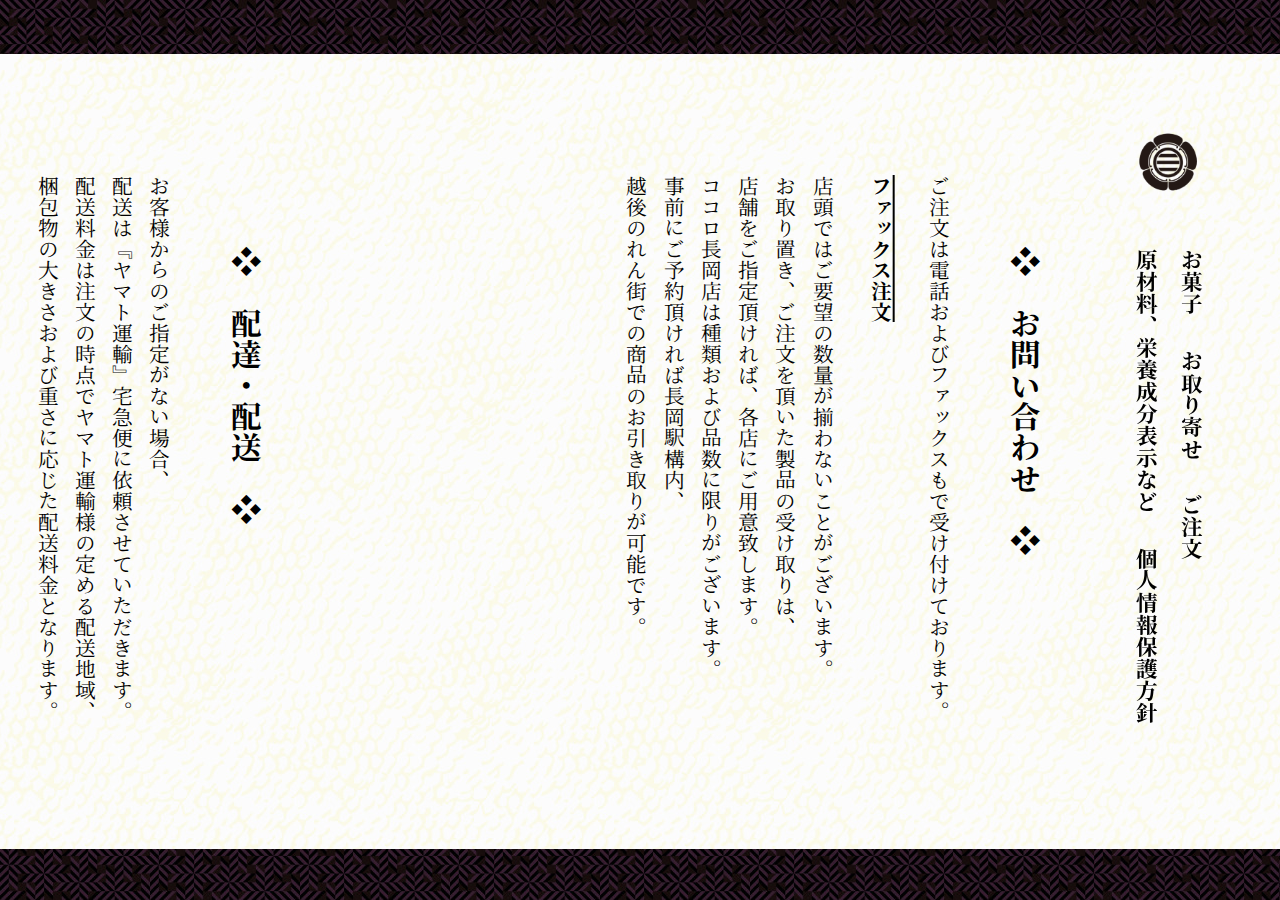
<file: htmls/order.html>
<!DOCTYPE html>
<html lang="ja">
<head>
  <meta charset="UTF-8">
  <meta name="description" content="新潟県長岡市の和菓子屋、山岡屋のホームぺージです。明治28年の開業以来の銘菓『むつの花』をはじめ、茶席菓子、日々の和菓子、お茶、瀬戸物まで扱わせていただいております。お近くにお越しの際は是非お立ち寄りください。">
  <meta http-equiv="X-UA-Compatible" content="IE=edge">
  <link rel="stylesheet" type="text/css" href="../css/base.css">
  <link rel="stylesheet" type="text/css" href="../css/order.css">
  <link href="../favicon.ico" rel="shortcut icon">
  <link rel="preconnect" href="https://fonts.gstatic.com">
  <link href="https://fonts.googleapis.com/css2?family=Noto+Serif+JP:wght@600&display=swap" rel="stylesheet">
  <link rel="apple-touch-icon" size="100×100" href="../apple-touch-icon.png">
  <title>ご注文｜山岡屋</title>
</head>
<body ontouchstart="">
  <header>
    <nav role="navigation">
    <div>
      <a href="../index.html"><img src="../img/emblem.png" alt="三引きの紋です。"></a>
    </div>
    <ul>
        <li><a href="../htmls/product.html"><p>お菓子</p></a></li>
        <li><a href="https://yamaokaya.base.shop/"><p>お取り寄せ</p></a></li>
        <li><a href="../htmls/order.html"><p>ご注文</p></a></li>
        <li><a href="../htmls/nutrition.html"><p> 原材料、栄養成分表示など</p></a></li>
        <li><a href="../htmls/agreement.html"><p>個人情報保護方針</p></a></li>
    </ul>
   </nav>
  </header>
  <main>
      <section class="contact">
      <h1>お問い合わせ</h1>
      <p>ご注文は電話およびファックスもで受け付けております。</p>
      <a href="../pdf/ordersheet.pdf" target="_blank"><p>ファックス注文</p></a>
      <p>
        店頭ではご要望の数量が揃わないことがございます。<br>
        お取り置き、ご注文を頂いた製品の受け取りは、<br>
        店舗をご指定頂ければ、各店にご用意致します。<br>
        ココロ長岡店は種類および品数に限りがございます。<br>
        事前にご予約頂ければ長岡駅構内、<br>
        越後のれん街での商品のお引き取りが可能です。
      </p></section>
      <section class="delivery">
      <h1>配達・配送</h1>
      <p>お客様からのご指定がない場合、<br>
        配送は『ヤマト運輸』宅急便に依頼させていただきます。<br>
        配送料金は注文の時点でヤマト運輸様の定める配送地域、<br>
        梱包物の大きさおよび重さに応じた配送料金となります。
      </p>　
    </section>
      <section class="payment">
      <h1>お支払い方法</h1>
        <p>
          店頭では現金、Paypay、長岡ペイで決済が可能です。<br>
          base様ECカートからのお取り寄せにつきましては、<br>
          注文確定時にお選びいただいた払い込み方法をとり<br>
          内容、金額をご確認の上ご利用ください。<br>
        </p></section>
      <section class="returns">
      <h1>返品について</h1>
        <p>
          当方による商品間違いなどにつきましては、<br>
          お手数ですが商品到着後7日以内にお知らせ下さい。<br>
          着払いにてご返送いただいた後、<br>
          交換もしくは代金を返還致します。<br>
        </p></section>
        <section class="about">
        <h1>会社概要</h1>
          <ul>
            <li>会社名　　　　有限会社　山岡屋 </li>
            <li>代表取締役　　山﨑弘一</li>
            <li>事業内容　　　菓子製造販売・陶器販売</li>
            <li>所在地　　　　新潟県長岡市村松町2095―2</li>
            <li>電話番号　　　0258―22―1818</li>
            <li>ファックス　　0258―22―0300</li>
          </ul>
        </section>
      <div class="copy"><b>Ⓒ 有限会社　山岡屋</b></div>    
  <footer></footer>
  </main>
</body>
</html>
</file>
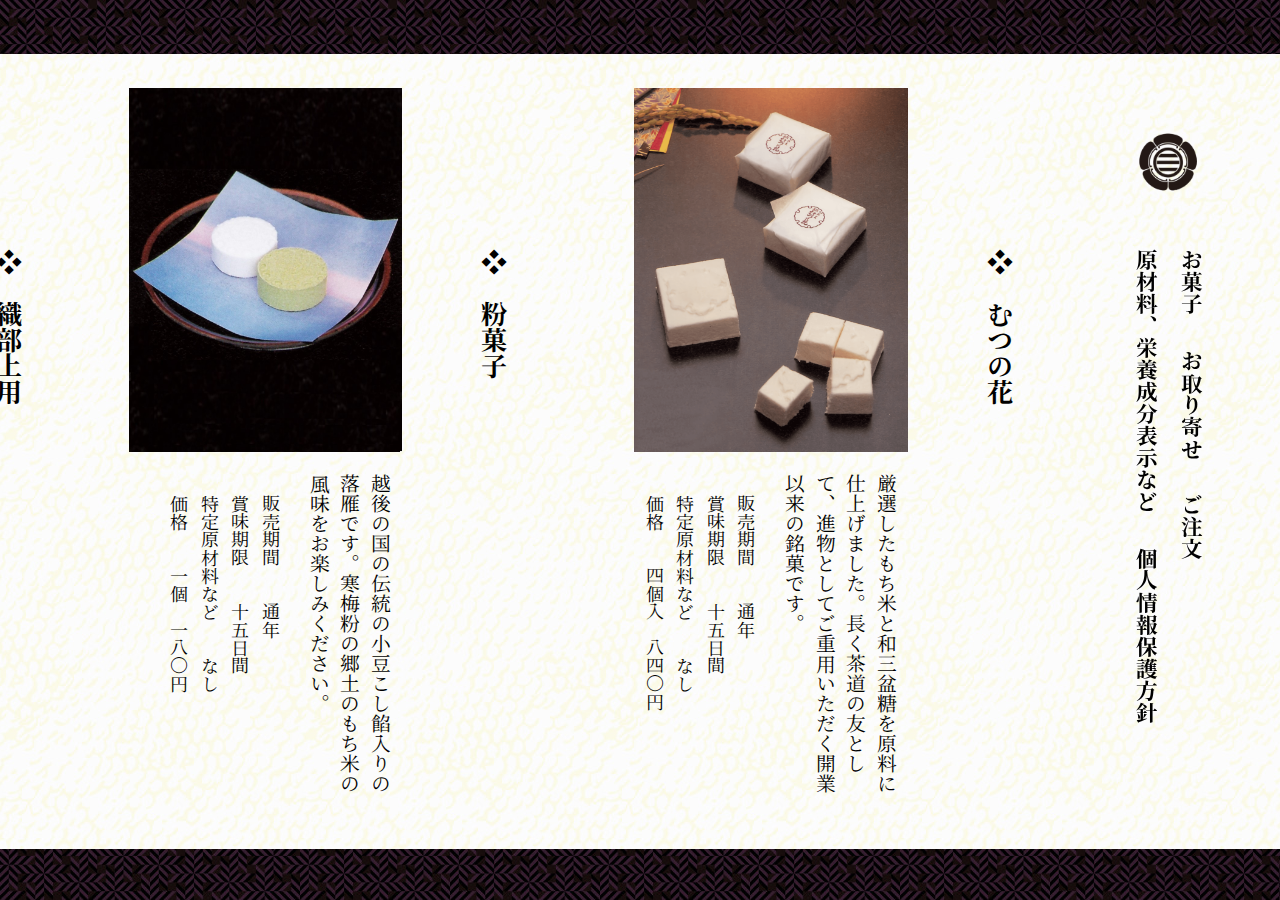
<file: htmls/product.html>
<!DOCTYPE html>
<html lang="ja">
<head>
  <meta charset="UTF-8">
  <meta name="description" content="新潟県長岡市の和菓子屋、山岡屋のホームぺージです。明治28年の開業以来の銘菓『むつの花』をはじめ、茶席菓子、日々の和菓子、お茶、瀬戸物まで扱わせていただいております。お近くにお越しの際は是非お立ち寄りください。">
  <meta http-equiv="X-UA-Compatible" content="IE=edge">
  <link rel="stylesheet" type="text/css" href="../css/base.css">
  <link rel="stylesheet" type="text/css" href="../css/product.css">
  <link href="../favicon.ico" rel="shortcut icon">
  <link rel="apple-touch-icon" size="100×100" href="../apple-touch-icon.png">
  <link rel="preconnect" href="https://fonts.gstatic.com">
  <link href="https://fonts.googleapis.com/css2?family=Noto+Serif+JP:wght@600&display=swap" rel="stylesheet">
  <title>菓子一覧｜山岡屋</title>
</head>
<body ontouchstart="">
  <header>
    <nav role="navigation">
    <div>
      <a href="../index.html"><img src="../img/emblem.png" alt="三引きの紋です。"></a>
    </div>
    <ul>
        <li><a href="../htmls/product.html"><p>お菓子</p></a></li>
        <li><a href="https://yamaokaya.base.shop/"><p>お取り寄せ</p></a></li>
        <li><a href="../htmls/order.html"><p>ご注文</p></a></li>
        <li><a href="../htmls/nutrition.html"><p> 原材料、栄養成分表示など</p></a></li>
        <li><a href="../htmls/agreement.html"><p>個人情報保護方針</p></a></li>
    </ul>
   </nav>
  </header>
  <main>
     <div class="shelf">
      <ul>
        <li class="item" id="item0000"><b>むつの花</b>
          <img src="../img/0000.jpg" onmouseover="this.src='../img/00pl.jpg'" onmouseout="this.src='../img/0000.jpg'">
          <div>
            <p class="desc">
              厳選したもち米と和三盆糖を原料に仕上げました。長く茶道の友として、進物としてご重用いただく開業以来の銘菓です。
            </p>
          <p class="var">
            販売期間　　通年<br>
            賞味期限　　十五日間<br>
            特定原材料など　　なし<br>
            価格　　四個入　八四〇円<br>
            </p>
          </div>
        </li>
        <!--<li class="item" id="item3600"><b>笹団子</b>
          <img src="../img/6000.jpg" onmouseover="this.src='../img/6000.jpg'" onmouseout="this.src='../img/6000.jpg'">
          <div>
              <p class="desc">
                昔ながらの越後の笹団子です。笹の風味とこしのある生地をおたのしみいただけます。</p>
              <p class="var">
              販売期間　　<br>
              消費期限　　二日間<br>
              特定原材料など　　なし<br>
              価格　　一個　二五〇円<br>
              </p>
          </div>
        </li>-->
        <li class="item" id="item1200"><b>粉菓子</b>
          <img src="../img/1201.jpg" onmouseover="this.src='../img/12pl.jpg'" onmouseout="this.src='../img/1201.jpg'" loading="lazy">
          <div>
            <p class="desc">
              越後の国の伝統の小豆こし餡入りの落雁です。寒梅粉の郷土のもち米の風味をお楽しみください。
            </p>
          <p class="var">
            販売期間　　通年<br>
            賞味期限　　十五日間<br>
            特定原材料など　　なし<br>
            価格　　一個　一八〇円<br>
            </p>
          </div>
        </li>
    <!--<li class="item" id="item0200"><b>薯蕷饅頭</b> 
          <img src="../img/0203.jpg" onmouseover="this.src='../img/0203.jpg'" onmouseout="this.src='../img/0203.jpg'">
          <div>
              <p class="desc">
                加賀丸芋と上新粉のきめ細やかな生地と、小豆皮むきあんの上品なお饅頭です。</p>
              <p class="var">
              販売期間　　冬<br>
              消費期限　　三日間<br>
              特定原材料など　　山芋<br>
              価格　　一個　二〇〇円<br>
              </p>
          </div>
        </li>-->
     <!--<li class="item" id="item0200"> 
          <img src="../img/0205.jpg" onmouseover="this.src='../img/0205.jpg'" onmouseout="this.src='../img/0205.jpg'">
          <div>
              <p class="desc">
                加賀丸芋と上新粉のきめ細やかな生地と、小豆皮むきあんの上品なお饅頭です。</p>
              <p class="var">
              販売期間　　春<br>
              消費期限　　三日間<br>
              特定原材料など　　山芋<br>
              価格　　一個　二〇〇円<br>
              </p>
          </div>
        </li>-->
      <!-- <li class="item" id="item0200"> 
          <img src="../img/0206.jpg" onmouseover="this.src='../img/0206.jpg'" onmouseout="this.src='../img/0206.jpg'">
          <div>
              <p class="desc">
                加賀丸芋と上新粉のきめ細やかな生地と、小豆皮むきあんの上品なお饅頭です。</p>
              <p class="var">
              販売期間　　春<br>
              消費期限　　三日間<br>
              特定原材料など　　山芋<br>
              価格　　一個　二〇〇円<br>
              </p>
          </div>
        </li>-->
    <!-- <li class="item" id="item0200">
          <img src="../img/0207.jpg" onmouseover="this.src='../img/0207.jpg'" onmouseout="this.src='../img/0207.jpg'">
          <div>
              <p class="desc">
                加賀丸芋と上新粉のきめ細やかな生地と、小豆皮むきあんの上品なお饅頭です。</p>
              <p class="var">
              販売期間　　夏<br>
              消費期限　　三日間<br>
              特定原材料など　　山芋<br>
              価格　　一個　二〇〇円<br>
              </p>
          </div>
        </li>-->
    <!--<li class="item" id="item0200">
          <img src="../img/0208.jpg" onmouseover="this.src='../img/0208.jpg'" onmouseout="this.src='../img/0208.jpg'">
          <div>
              <p class="desc">
                加賀丸芋と上新粉のきめ細やかな生地と、小豆皮むきあんの上品なお饅頭です。</p>
              <p class="var">
              販売期間　　夏<br>
              消費期限　　三日間<br>
              特定原材料など　　山芋<br>
              価格　　一個　二〇〇円<br>
              </p>
          </div>
        </li>-->
       <!--<li class="item" id="item0200">
          <img src="../img/0209.jpg" onmouseover="this.src='../img/0209.jpg'" onmouseout="this.src='../img/0209.jpg'">
          <div>
              <p class="desc">
                加賀丸芋と上新粉のきめ細やかな生地と、小豆皮むきあんの上品なお饅頭です。</p>
              <p class="var">
              販売期間　　秋<br>
              消費期限　　三日間<br>
              特定原材料など　　山芋<br>
              価格　　一個　二〇〇円<br>
              </p>
          </div>
        </li>-->
        <!-- <li class="item" id="item0200"><b>うさぎ上用</b> 
          <img src="../img/0210.jpg" onmouseover="this.src='../img/0210.jpg'" onmouseout="this.src='../img/0210.jpg'">
          <div>
              <p class="desc">
                加賀丸芋と上新粉のきめ細やかな生地と、小豆皮むきあんの上品なお饅頭です。</p>
              <p class="var">
              販売期間　　秋<br>
              消費期限　　三日間<br>
              特定原材料など　　山芋<br>
              価格　　一個　二〇〇円<br>
              </p>
          </div>
        </li>-->
      <li class="item" id="item0200"><b>織部上用</b>
          <img src="../img/0211.jpg" onmouseover="this.src='../img/0211.jpg'" onmouseout="this.src='../img/0211.jpg'">
          <div>
              <p class="desc">
                加賀丸芋と上新粉のきめ細やかな生地と、小豆皮むきあんの上品なお饅頭です。</p>
              <p class="var">
              販売期間　　<br>
              消費期限　　三日間<br>
              特定原材料など　　山芋<br>
              価格　　一個　二〇〇円<br>
              </p>
          </div>
        </li>
      <!--<li class="item" id="item0200"><b>薯蕷饅頭</b>
          <img src="../img/0212.jpg" onmouseover="this.src='../img/0212.jpg'" onmouseout="this.src='../img/0212.jpg'">
          <div>
              <p class="desc">
                加賀丸芋と上新粉のきめ細やかな生地と、小豆皮むきあんの上品なお饅頭です。</p>
              <p class="var">
              販売期間　　冬<br>
              消費期限　　三日間<br>
              特定原材料など　　山芋<br>
              価格　　一個　二〇〇円<br>
              </p>
          </div>
        </li>-->
     <!--<li class="item" id="item0200"><b>薯蕷饅頭</b>
          <img src="../img/0213.jpg" onmouseover="this.src='../img/0213.jpg'" onmouseout="this.src='../img/0213.jpg'">
          <div>
              <p class="desc">
                加賀丸芋と上新粉のきめ細やかな生地と、小豆皮むきあんの上品なお饅頭です。</p>
              <p class="var">
              販売期間　　冬<br>
              消費期限　　三日間<br>
              特定原材料など　　山芋<br>
              価格　　一個　二〇〇円<br>
              </p>
          </div>
        </li>-->
     <!--<li class="item" id="item0200"><b>えくぼ上用</b> 
          <img src="../img/0201.jpg" onmouseover="this.src='../img/0201.jpg'" onmouseout="this.src='../img/0201.jpg'">
          <div>
              <p class="desc">
                加賀丸芋と上新粉のきめ細やかな生地と、小豆皮むきあんの上品なお饅頭です。</p>
              <p class="var">
              販売期間　　冬<br>
              消費期限　　三日間<br>
              特定原材料など　　山芋<br>
              価格　　一個　二〇〇円<br>
              </p>
          </div>
         </li>-->
         <!--<li class="item" id="item3500"><b>水羊羹</b>
          <img src="../img/3500.jpg" onmouseover="this.src='../img/3500.jpg'" onmouseout="this.src='../img/3500.jpg'">
          <div>
              <p class="desc">
                小豆粒を残した冬の水羊羹です。温かいお茶とお召し上がりください。</p>
              <p class="var">
              販売期間　　冬<br>
              消費期限　　七日間<br>
              特定原材料など　　なし<br>
              価格　　一個　二八〇円<br>
              </p>
          </div>
        </li>-->
        <li class="item" id="item3300"><b>うぐいす</b>
          <img src="../img/3300.jpg" onmouseover="this.src='../img/3300.jpg'" onmouseout="this.src='../img/3300.jpg'">
          <div>
              <p class="desc">
                抹茶と新潟の青きな粉をまぶした軟らかな求肥とこし餡の生菓子です。</p>
              <p class="var">
              販売期間　　冬<br>
              消費期限　　三日間<br>
              特定原材料など　　大豆<br>
              価格　　一個　二〇〇円<br>
              </p>
          </div>
        </li>
        <li class="item" id="item3400"><b>桜餅</b>
          <img src="../img/3400.jpg" onmouseover="this.src='../img/3400.jpg'" onmouseout="this.src='../img/3400.jpg'" >
          <div>
              <p class="desc">
                蒸かしたてのコガネモチの桜餅です。口当たり滑かなこし餡を包みました。
                </p>
              <p class="var">
              販売期間　　春<br>
              消費期限　　二日間<br>
              特定原材料など　　小麦（焼き皮）<br>
              価格　　一個　二〇〇円<br>
              </p>
          </div>
        </li>
       　<!--<li class="item" id="item3600"><b>草団子</b>
          <img src="../img/3600.jpg" onmouseover="this.src='../img/3600.jpg'" onmouseout="this.src='../img/3600.jpg'" >
          <div>
              <p class="desc">
                薫りよい蓬と特上の新粉で瑞々しい小豆こし餡を包みました。</p>
              <p class="var">
              販売期間　　春<br>
              消費期限　　二日間<br>
              特定原材料など　　なし<br>
              価格　　一個　一四〇円<br>
              </p>
          </div>
        </li>-->
        <!--<li class="item" id="item3700"><b>花見団子</b>
          <img src="../img/3700.jpg" onmouseover="this.src='../img/3700.jpg'" onmouseout="this.src='../img/3700.jpg'" >
          <div>
              <p class="desc">
                春のお菓子です。三色のお団子で 桜の花、白酒、蓬を表しました。</p>
              <p class="var">
              販売期間　　春<br>
              消費期限　　二日間<br>
              特定原材料など　　なし<br>
              価格　　一個　一〇〇円<br>
              </p>
          </div>
        </li>-->
        <li class="item" id="item3600"><b>柏餅</b>
          <img src="../img/3800.jpg" onmouseover="this.src='../img/3800.jpg'" onmouseout="this.src='../img/3800.jpg'">
          <div>
              <p class="desc">
                上新粉のういろうで瑞々しい小豆こしあんをとじました。</p>
              <p class="var">
              販売期間　　夏<br>
              消費期限　　二日間<br>
              特定原材料など　　なし<br>
              価格　　一個　二〇〇円<br>
              </p>
          </div>
        </li>
        <li class="item" id="item3900"><b>若鮎</b>
          <img src="../img/3900.jpg" onmouseover="this.src='../img/3900.jpg'" onmouseout="this.src='../img/3900.jpg'">
          <div>
              <p class="desc">
                生姜味の生地に求肥餅が一本入っています。香味も快い夏のお菓子です。</p>
              <p class="var">
              販売期間　　夏<br>
              消費期限　　三日間<br>
              特定原材料など　　卵、小麦<br>
              価格　　一個　二一〇円<br>
              </p>
          </div>
        </li>
       <li class="item" id="item2300"><b>松笠</b>
          <img src="../img/2300.jpg" onmouseover="this.src='../img/2300.jpg'" onmouseout="this.src='../img/2300.jpg'">
          <div>
            <p class="desc">
              黒糖生地のふくさやきです。柔らかく炊いた粒あんを包みました。
            </p>
            <p class="var">
            販売期間　　秋から冬<br>
            消費期限　　三日間<br>
            特定原材料など　　卵、小麦<br>
            価格　　一個　二一〇円<br>
            </p>
          </div>
          </li>
        <li class="item" id="item3100"><b>水羊羹</b>
          <img src="../img/6100.jpg" onmouseover="this.src='../img/6100.jpg'" onmouseout="this.src='../img/6100.jpg'">
          <div>
              <p class="desc">
                </p>
              <p class="var">
              販売期間　　夏<br>
              消費期限　　冷蔵にて七日間<br>
              特定原材料など　　なし<br>
              価格　　一個　四二〇円<br>
              </p>
          </div>
        </li>
　　　　 <li class="item" id="item2400"><b>越の焼栗</b>
           <img src="../img/2400.jpg" onmouseover="this.src='../img/2400.jpg'" onmouseout="this.src='../img/2400.jpg'">
            <div>
              <p class="desc">
                新栗の風味にこだわり見附市堀溝の栗を生栗から蒸して仕上げています。
              </p>
              <p class="var">
                販売期間　　秋から冬<br>
                消費期限　　三日間<br>
                特定原材料など　　なし<br>
                価格　　一個　三二〇円<br>
              </p>
            </div>
          </li>
        <li class="item" id="item2500"><b>きんつば</b>
            <img src="../img/2500.jpg" onmouseover="this.src='../img/2500.jpg'" onmouseout="this.src='../img/2500.jpg'">
            <div>
              <p class="desc">
                北海道産大納言の新小豆のうま味を楽しめるきんつばです。
              </p>
            <p class="var">
              販売期間　　冬から春<br>
              消費期限　　七日間<br>
              特定原材料など　　卵、小麦<br>
              価格　　一個　二四〇円<br>
              </p>
            </div>
          </li>
        <li class="item" id="item5000"><b>中花</b>
            <img src="../img/5000.jpg" onmouseover="this.src='../img/5000.jpg'" onmouseout="this.src='../img/5000.jpg'">
            <div>
              <p class="desc">
                中身はこし餡です。
              </p>
            <p class="var">
              販売期間　　注文のみ<br>
              消費期限　　三日間<br>
              特定原材料など　　卵、小麦<br>
              価格　　一個　二一〇円<br>
              </p>
            </div>
          </li>
          <li class="item" id="item0100"><b>胡桃</b>
            <img src="../img/0100.jpg" onmouseover="this.src='../img/0100.jpg'" onmouseout="this.src='../img/0100.jpg'" loading="lazy">
            <div>
              <p class="desc">
                信州の和ぐるみを添えた小豆粒あんの東饅頭です。第二四回全国菓子大博覧会で名誉総裁賞を受賞しました。
              </p>
            <p class="var">
              販売期間　　通年<br>
              消費期限　　七日間<br>
              特定原材料など　　卵、小麦、胡桃<br>
              価格　　一個　一六〇円<br>
              </p>
            </div>
          </li>
         <li class="item" id="item0600"><b>松の実</b>
            <img src="../img/0600.jpg" onmouseover="this.src='../img/0600.jpg'" onmouseout="this.src='../img/0600.jpg'" loading="lazy">
            <div>
              <p class="desc">
                黄身あんをほろりと崩れるクッキー生地で包んでいます。ひび割れた生地に松の実を添えた上品な焼菓子です。
              </p>
            <p class="var">
              販売期間　　通年<br>
              消費期限　　七日間<br>
              特定原材料など　　小麦、大豆、卵、乳<br>
              価格　　一個　一六〇円<br>
              </p>
            </div>
          </li>
        <li class="item" id="item0500"><b>栗饅頭</b>
            <img src="../img/0500.jpg" onmouseover="this.src='../img/0500.jpg'" onmouseout="this.src='../img/0500.jpg'" loading="lazy">
            <div>
              <p class="desc">
                蜜漬けの栗を微塵に刻みいれ餡を炊きました。艶のある生地が栗の風味を閉じ込めていています。
              </p>
            <p class="var">
              販売期間　　通年<br>
              消費期限　　七日間<br>
              特定原材料など　　卵、小麦<br>
              価格　　一個　一六〇円<br>
              </p>
            </div>
          </li>
          <!--<li class="item" id="item0800"><b>かすてら饅頭</b>
          <img src="../img/0800.jpg" onmouseover="this.src='../img/08pl.jpg'" onmouseout="this.src='../img/0800.jpg'" loading="lazy">
          <div>
            <p class="desc">
              カステラ生地で黄身あんを包んだ洋風和菓子です。
            </p>
          <p class="var">
            販売期間　　冬から春<br>
            消費期限　　七日間<br>
            特定原材料など　　卵、小麦<br>
            価格　　一個　一六〇円<br>
            </p>
          </div>
        </li>-->
          <li class="item" id="item0400"><b>花篝</b>
            <img src="../img/0400.jpg" onmouseover="this.src='../img/0400.jpg'" onmouseout="this.src='../img/0400.jpg'" loading="lazy">
            <div>
              <p class="desc">
                長岡市横枕町地酒「お福正宗」を含ませ、小豆こしあんを包んだ桃山です。
              </p>
            <p class="var">
              販売期間　　通年<br>
              消費期限　　七日間<br>
              特定原材料など　　卵<br>
              価格　　一個　一六〇円<br>
              </p>
            </div>
          </li>
        <li class="item" id="item1001"><b>最中</b>
          <img src="../img/1000.jpg" onmouseover="this.src='../img/1000.jpg'" onmouseout="this.src='../img/1000.jpg'" loading="lazy">
          <div>
            <p class="desc">
              創業以来の製法の餡を特注の強めに焼き付けた焦がし種で挟みました。
            </p>
          <p class="var">
            販売期間　　通年<br>
            消費期限　　十五日間<br>
            特定原材料など　　なし<br>
            価格　　一個　一八〇円<br>
            </p>
          </div>
        </li>
        <li class="item" id="item2000"><b>かほり　蔵のかほり</b>
          <img src="../img/2000.jpg" onmouseover="this.src='../img/2000.jpg'" onmouseout="this.src='../img/2000.jpg'" loading="lazy">
          <div>
            <p class="desc">
              シャリシャリとした歯触りの快いお干菓子です。
            </p>
          <p class="var">
            販売期間　　夏から秋<br>
            賞味期限　　二ヶ月間<br>
            特定原材料など　個別に記載<br>
            価格　　一袋　三六〇円<br>
            </p>
          </div>
        </li>
       <!-- <li class="item" id="item4900"><b>翁あめ</b>
          <img src="../img/4900.jpg" onmouseover="this.src='../img/4900.jpg'" onmouseout="this.src='../img/4900.jpg'" loading="lazy">
          <div>
            <p class="desc">
              もっちりとした歯ごたえと米飴の素朴で豊かな味わいのお干菓子です。。
            </p>
          <p class="var">
            販売期間　　通年<br>
            賞味期限　　二ヶ月間<br>
            特定原材料など　個別に記載<br>
            価格　　一袋　三六〇円<br>
            </p>
          </div>
        </li>-->
        <li class="item" id="item2100"><b>くず湯</b>
          <img src="../img/2100.jpg" onmouseover="this.src='../img/2100.jpg'" onmouseout="this.src='../img/2100.jpg'" loading="lazy">
          <div>
            <p class="desc">
              古くからの滋味に富んだ葛の味をお楽しみいただけます。塩漬けの花を入れた桜と抹茶の二種類です。
            </p>
          <p class="var">
            販売期間　　通年<br>
            賞味期限　　三ヶ月間<br>
            特定原材料など　　なし<br>
            価格　　一袋　一三〇円<br>
            </p>
          </div>
        </li>
        <li class="item" id="item1500"><b>干菓子</b>
          <img src="../img/1500.jpg" onmouseover="this.src='../img/1500.jpg'" onmouseout="this.src='../img/1500.jpg'" loading="lazy">
          <div>
            <p class="desc">
              阿波和三盆糖を用いた落雁を紅白に打ち分けました。
            </p>
          <p class="var">
            販売期間　　通年<br>
            賞味期限　　二ヶ月間<br>
            特定原材料など　　なし<br>
            価格　　五個入　三〇〇円<br>
            </p>
          </div>
        </li>
        <li class="item" id="item1600"><b>胡桃玉</b>
          <img src="../img/1600.jpg" onmouseover="this.src='../img/1600.jpg'" onmouseout="this.src='../img/1600.jpg'" loading="lazy">
          <div>
            <p class="desc">
              信州の濃厚な和ぐるみと新潟県産大豆のきな粉のすはまです。
            </p>
          <p class="var">
            販売期間　　冬から春<br>
            賞味期限　　一ヶ月間<br>
            特定原材料など　　胡桃、大豆<br>
            価格　　五個入　三〇〇円<br>
            </p>
          </div>
        </li>
       <!-- <li class="item" id="item1700"><b>栗玉</b>
          <img src="../img/1700.jpg" onmouseover="this.src='../img/1700.jpg'" onmouseout="this.src='../img/17pl.jpg'" loading="lazy">
          <div>
            <p class="desc">
              蜜漬の栗を濾して餡とし、和三盆を塗し表面を歯ざわりよく固めました。色も鮮やかな贅沢なお干菓子です。
            </p>
          <p class="var">
            販売期間　　冬から春<br>
            賞味期限　　一ヶ月間<br>
            特定原材料など　　なし<br>
            価格　　五個入　三〇〇円<br>
            </p>
          </div>
        </li>-->
        <li class="item" id="item1900"><b>石の里</b>
          <img src="../img/1900.jpg" onmouseover="this.src='../img/1900.jpg'" onmouseout="this.src='../img/1900.jpg'" loading="lazy">
          <div>
            <p class="desc">
              名前を昔、石の名産地として栄えた村松の地に因む卵と和三盆糖、寒天のお干菓子です。
            </p>
          <p class="var">
            販売期間　　通年<br>
            賞味期限　　三ヶ月間<br>
            特定原材料など　　卵<br>
            価格　　五枚入　一八〇円<br>
            </p>
          </div>
        </li>
        <li class="item" id="item1300"><b>金倉山</b>
          <img src="../img/1300.jpg" onmouseover="this.src='../img/1300.jpg'" onmouseout="this.src='../img/1300.jpg'" loading="lazy">
          <div>
            <p class="desc">
              バターカステラの中にシロップ漬けのフルーツをちりばめ、実り豊かな故郷の山並みを表現しました。
            </p>
          <p class="var">
            販売期間　　通年<br>
            消費期限　　十五日間<br>
            特定原材料など　　卵、乳、小麦、<br>
            大豆、リンゴ、オレンジ<br>
            価格　　一個　一八〇円<br>
            </p>
          </div>
        </li>
        <li class="item" id="item4000"><b>フロランタン</b>
          <img src="../img/4001.jpg" onmouseover="this.src='../img/4001.jpg'" onmouseout="this.src='../img/4001.jpg'" loading="lazy">
          <div>
            <p class="desc">
              アーモンドヌガーとバニラのサブレのフロランタンです。
            </p>
          <p class="var">
            販売期間　　通年<br>
            賞味期限　　一ヶ月間<br>
            特定原材料など　　アーモンド、<br>
            オレンジ、小麦、大豆、卵、乳<br>
            価格　　一袋　一八〇円<br>
            </p>
          </div>
        </li>
        <li class="item" id="item4500"><b>エンガディナー</b>
          <img src="../img/4501.jpg" onmouseover="this.src='../img/4501.jpg'" onmouseout="this.src='../img/4501.jpg'" loading="lazy">
          <div>
            <p class="desc">
              蜂蜜とくるみのやわらかいキャラメルを挟んだ焼菓子です。
            </p>
          <p class="var">
            販売期間　　通年<br>
            賞味期限　　一か月間<br>
            特定原材料など　　アーモンド、<br>
            くるみ、小麦、卵、乳<br>
            価格　　一袋　一八〇円<br>
            </p>
          </div>
        </li>
      <!-- <li class="item" id="item"><b></b>
          <img src="../img/.jpg" onmouseover="this.src='../img/.jpg'" onmouseout="this.src='../img/.jpg'" loading="lazy">
          <div>
            <p class="desc">
              
            </p>
          <p class="var">
            販売期間　　通年<br>
            賞味期限　　一か月間<br>
            特定原材料など　　アーモンド、<br>
            小麦、卵、乳<br>
            価格　　一袋　一六〇円<br>
            </p>
          </div>
        </li>-->
        <li class="item" id="item4700"><b>いちじくとチョコレート</b>
          <img src="../img/4700.jpg" onmouseover="this.src='../img/4700.jpg'" onmouseout="this.src='../img/4700.jpg'" loading="lazy">
          <div>
            <p class="desc">
              ラム酒のとスパイスの香るチョコレート生地と柔かいドライいちじくのお菓子です。
            </p>
          <p class="var">
            販売期間　　通年<br>
            賞味期限　　要冷蔵十五間<br>
            特定原材料など　オレンジ、<br>
            大豆、小麦、卵、乳<br>
            価格　　一袋　二〇〇円<br>
            </p>
          </div>
        </li>
        <!--<li class="item" id="item1800"><b>香龍</b>
          <img src="../img/18pl.jpg" onmouseover="this.src='../img/1800.jpg'" onmouseout="this.src='../img/18pl.jpg'" loading="lazy">
          <div>
            <p class="desc">
              梅と柚子の餡をおぼろ種ではさみ竜の焼印を押しました。蓬平町の髙龍神社に因んだ優美なお菓子です。
            </p>
          <p class="var">
            販売期間　　通年<br>
            賞味期限　　一ヶ月間<br>
            特定原材料など　　なし<br>
            価格　　八〇円<br>
            </p>
          </div>
        </li>-->
         <li class="item" id="item1400"><b>煉羊羹</b>
          <img src="../img/14pl.jpg" loading="lazy">
          <div>
            <p class="desc">
              手間と技術を要するお菓子です。家伝の味をご堪能ください。
            </p>
          <p class="var">
            販売期間　　通年<br>
            賞味期限　　三ヶ月間<br>
            特定原材料など　　なし<br>
            価格　　一本　九〇〇円<br>
            </p>
          </div>
        </li>
        <li class="item" id="item2600"><b>くずきりそうめん</b>
          <img src="../img/26pl.jpg" onmouseover="this.src='../img/26pl.jpg'" onmouseout="this.src='../img/26pl.jpg'">
          <div>
              <p class="desc">
                氷の細片を入れると味わいが引きたちます。本葛の風味をお試しください。</p>
              <p class="var">
              販売期間　　夏から秋<br>
              消費期限　　冷蔵にて十日間<br>
              特定原材料など　　なし<br>
              価格　　一個　二八〇円<br>
              </p>
          </div>
        </li>
        <li class="item" id="item2700"><b>栗きんつば</b>
          <img src="../img/27pl.jpg" onmouseover="this.src='../img/27pl.jpg'" onmouseout="this.src='../img/27pl.jpg'">
          <div>
              <p class="desc">
                ふっくらとした栗甘露煮を、粒を残した大納言小豆に添えました。冷蔵庫で冷やしていただくとより一層おいしくお召上がりいただけます。</p>
              <p class="var">
              販売期間　　夏から秋<br>
              賞味期限　　二ヶ月間<br>
              特定原材料など　　なし<br>
              価格　　一個　二八〇円<br>
              </p>
          </div>
        </li>
        <li class="item" id="item2800"><b>梅のつゆ 青梅</b>
          <img src="../img/28pl.jpg" onmouseover="this.src='../img/28pl.jpg'" onmouseout="this.src='../img/28pl.jpg'">
          <div>
              <p class="desc">
                やや硬めに仕上げた自家製の梅酒のゼリーの中に青梅を一つ浮かべましたました。涼味ある夏限定のお菓子です。</p>
              <p class="var">
              販売期間　　夏から秋<br>
              賞味期限　　二ヶ月間<br>
              特定原材料など　　なし<br>
              価格　　一個　二八〇円<br>
              </p>
          </div>
        </li>
        <li class="item" id="item2900"><b>梅のつゆ しそ梅</b>
          <img src="../img/29pl.jpg" onmouseover="this.src='../img/29pl.jpg'" onmouseout="this.src='../img/29pl.jpg'">
          <div>
              <p class="desc">
                やや硬めに仕上げた自家製の赤紫蘇のゼリーの中に青梅を一つ浮かべました。涼味ある夏限定のお菓子です。</p>
              <p class="var">
              販売期間　　夏から秋<br>
              賞味期限　　二ヶ月間<br>
              特定原材料など　　なし<br>
              価格　　一個　二八〇円<br>
              </p>
          </div>
        </li>
        <li class="item" id="item3000"><b>花ぬすびと</b>
          <img src="../img/30pl.jpg" onmouseover="this.src='../img/30pl.jpg'" onmouseout="this.src='../img/30pl.jpg'">
          <div>
              <p class="desc">
                やや硬めに仕上げた水色のゼリーの中に桜花塩漬けを一つ浮かべています。涼味ある夏限定のお菓子です。</p>
              <p class="var">
              販売期間　　夏から秋<br>
              賞味期限　　一ヶ月間<br>
              特定原材料など　　オレンジ<br>
              価格　　一個　二八〇円<br>
              </p>
          </div>
        </li>
      </ul> 
    </div>
    <div class="copy"><b>Ⓒ 有限会社　山岡屋</b></div>
    <footer></footer>
  </main>
</body>
</html>
</file>
<file: css/base.css>
html{
  scroll-behavior: smooth;
  position: relative;
  overflow-y: hidden;
  height: 100vh;
}
body { 
  writing-mode: vertical-rl;
  background-image: url(../b2.jpg);
  font-family: '游明朝','Noto Serif JP', serif;
  position: relative;
  font-size: 3vh;
  overflow-y: hidden;
  overflow-x:scroll;
  white-space:nowrap;
  height: 94vh;
  width: 100vw;
  margin: 0;
  margin-top: 6vh;
  padding: 0;
}
a {
  font-weight: bold;
  text-decoration: none;
  color: #000000;
}
a :hover{
  text-shadow: 0px 1px 2px  rgb(19, 19, 19);
}
ul {
  list-style: none;
}
h1:before{
  content: "❖　";
}
h1:after{
  content: "　❖";
} 
span{
  text-combine-upright: all;
}
main {
  background-image: url(../b1.jpg);
  background-repeat: repeat;
  writing-mode: vertical-rl;
  text-orientation: upright;
  box-sizing: border-box;
  height: 94%;
  position: absolute;
  padding-top: 4%;
  padding-bottom: 4%;
  border-bottom: 4vh #080005;
}
header{
  writing-mode: horizontal-tb;
}
nav {
  background-color: transparent;
  z-index: 10;
  height: 100%;
  position: fixed;
  top: 14%;
  right: 4%;
}
nav div{
  position: relative;
  height: 8vh;
  right: 8%;
  margin-bottom: 3vh;
}
nav div a img{
  object-fit: fill;
  height:100%;
}
nav ul{
  text-orientation: upright;
  writing-mode: vertical-rl;
  font-size: 2.4vh;
  position: relative;
  height: 64%;
  width: 10vh;
  display: flex;
  flex-wrap: wrap;
  flex-direction: row;
  margin: 0;
  padding: 0;
 }
nav li {
  text-align: center;
  width: 50%;
  padding-top: 4%;
  padding-bottom: 2%;
}
footer{
  background-image: url(../b2.jpg);
  position: absolute;
  top:0;
  left: 0;
  width: 5vh;
  height: 100%;
}
</file>
<file: css/top.css>
.gallery{
  margin-right: 36%;
  margin-left: 36%;
}
.gallery ul{
  display: flex;
  flex-wrap: wrap;
  flex-direction: row;
  position: relative;
  height: 100%;
  margin: 0;
  padding: 0;
}
.gallery ul li {
  height: 48%;
  width: auto;
  padding: 1%;
}
.gallery img{
  object-fit: fill;
  height: 100%;
  width: auto;
}
.news {
  margin-right: 36%;
  margin-left: 36%;
}
.news h1{
  font-size: 3.6vh;
  margin-top: 18%;
  padding: 0;
}
.news article{
  white-space: normal;
  position: relative;
  margin-right: 4%;
  margin-left: 24%;
  padding-top: 12%;
  padding-bottom: 12%;
}
.news article img{
  object-fit: cover;
  height: 100%;
}
.news article b{
  font-size: 3vh;
  position: relative;
  padding-top: 12%;
}
.news article p{
  font-size: 2.4vh;
  position: relative;
  padding-left: 12%;
  padding: 4%;
}
.news article time{
  font-size: 2.4vh;
  position: relative;
  padding-top: 48%;
}
.closed{
  font-size: 2.6vh;
  text-decoration: underline;
  position: relative;
  left: 4%;
  padding-top: 16%;
}
.location {
  margin-right: 36%;
  margin-left: 36%;
}
.location h1{
  margin-top: 16%;
  font-size: 3.8vh;
}
.location > div  { 
  white-space: normal;
  line-height: 120%;
  position: relative;  
  padding: 8%;
  margin-right: 4%;
}
.location > div img{
  height: 100%;
  margin-right: 2%;
  
}
.location > div iframe{
  height: 100%;
  margin-right: 4%;
}
.location > div p{
  font-size: 2.4vh;
  position: relative;
  padding-top: 6%;
  padding-bottom: 6%
}
.location > div b{
  font-size: 2.8vh;
  margin-top: 12%;
}
.location > div b::before{
  content: "❖　";
}
.copy{
  position: relative;
  margin-top: 58%;
  left: 6%;
}
.copy b{
  font-size: 2.6vh;
}
</file>
<file: css/agreement.css>
.plivacy{
  margin-right: 32%;
  margin-left: 48%;
  padding-top: 6%;
  padding-bottom: 7%;
}
.plivacy h1{
  margin-top: 8%;
  margin-right: 12%;
  margin-left: 24%;
  font-size: 4vh;
}
.plivacy >p{
  white-space: normal;
  font-size: 2.3vh;
  line-height: 180%;
  position: relative;
  margin-top: 12%;
  padding: 0;
}
.plivacy ol{
  white-space: normal;
  counter-reset: term;
  list-style-type: none;
}
.plivacy ol li{
  font-size: 2.2vh;
  line-height: 180%;
  text-indent: -4.6vh;
  position: relative;
  margin-right: 32%;
  margin-left: 24%;
  padding: 0;
}
ol li::before{
  counter-increment: term;
  content: counter(term)'　';
}
.copy{
  position: absolute;
  margin-top: 48%;
  left: 5%;
}
.copy b{
  font-size: 2.6vh;
}
</file>
<file: css/nutrition.css>
.notes{
  margin-right: 32%;
  padding-top: 10%;
  padding-bottom: 6%;
}
.notes h1{
  font-size: 3.4vh;
  margin-top: 12%;
  margin-left: 6%;
}
.notes p{
  font-size: 2.6vh;
  line-height: 180%;
  position: relative;
  padding: 0;
}
table{
  height: 100%;
  width: 720vh
}
.table1{
  font-size: 2.2vh;
  margin-right: 18%;
  margin-left: 36%;
}
.table2{
  font-size: 2.0vh;
  margin-right: 0;
  margin-left: 36%;
}
caption{
  margin-left: 12%;
  font-weight: bold;
  font-size: 3vh;
}
thead{
  line-height: 120%;
}
th, td{
  text-align: center;
  margin: 0;
  border-bottom:1px solid ;
}
.t_end, td:last-child{
  border-bottom: 0 ;
}
.hol{
  writing-mode: horizontal-tb;
}
.copy{
  position: absolute;
  margin-top: 52%;
  left: 0.5%;
}
.copy b{
  font-size: 2.6vh;
}
</file>
<file: css/order.css>
section{
  margin-right: 32%;
  margin-left: 48%;
  padding-top: 12%;
  padding-bottom: 8%;
}
section h1{
  font-size: 3.4vh;
  margin-top: 12%;
  margin-left: 8%;
}
section p {
  font-size: 2.3vh;
  line-height: 180%;
  position: relative;
  padding: 0;
}
section ul {
  font-size: 2.3vh;
  line-height: 180%;
  position: relative;
  padding: 0;
}
.contact a{
  text-decoration: underline;
}
.copy{
  position: absolute;
  margin-top: 52%;
  left: 4%;
}
.copy b{
  font-size: 2.6vh;
}
</file>
<file: css/product.css>
.shelf{
  margin-right: 36%;
  margin-left: 36%;
}
.shelf ul{
  position: relative;
  height: 100%;
  margin: 0;
  padding: 0;
}
.shelf ul li{
  height: 100%;
  overflow: hidden;
  margin-right: 14%;
}
.shelf ul li b{
  display: block;
  position: relative;
  height: 100%;
  font-size: 2.9vh;
  margin-top: 22%;
  margin-left: 10%;
  padding: 0;
}
.shelf ul li b:before{
  content: "❖　";
}
.shelf ul li img {
  height: 50%;
  margin: 0;
  padding: 0;
} 
.shelf ul li div{
  white-space: normal;
  position: relative;
  height: 46%;
  float: right;
  font-size: 2.2vh;
  line-height: 154%;
  letter-spacing: 0;
  margin: 0;
  /*margin-right: 20%;*/
  padding: 1%;
}
.desc{
  margin: 0;
  padding: 0;
}
.var{
  position: relative;
  margin-top: 6%;
  font-size: 2.0vh;
}
.copy{
  position: absolute;
  margin-top: 52%;
  left: 0.9%;
}
.copy b{
  font-size: 2.6vh;
}
</file>
